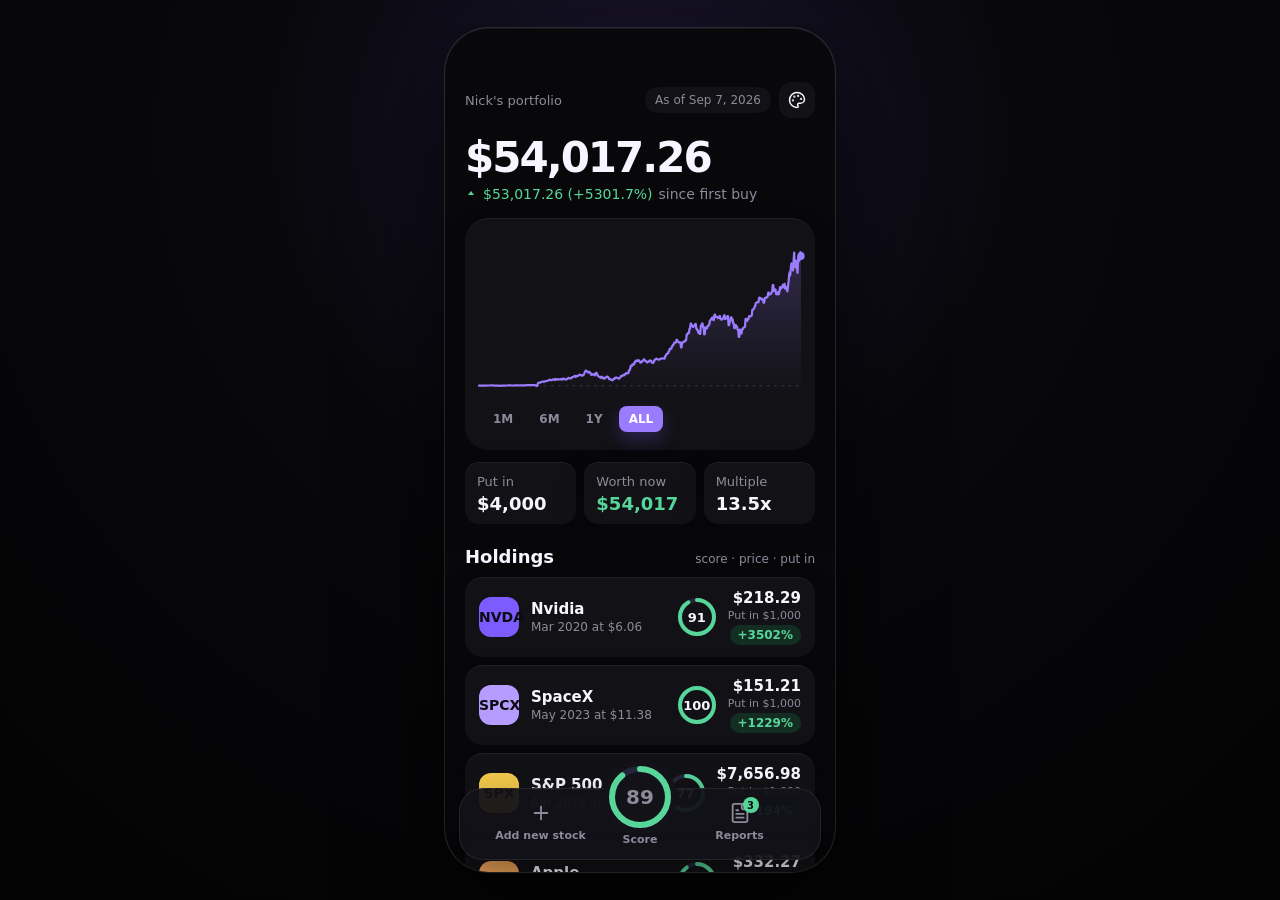
<file: index.html>
<!doctype html>
<html lang="en">
<head>
<meta charset="utf-8">
<meta name="viewport" content="width=device-width, initial-scale=1, viewport-fit=cover">
<title>Nick's Portfolio</title>
<meta name="theme-color" content="#0B0B10">
<link rel="stylesheet" href="styles.css?v=202609141204">
<link rel="stylesheet" href="ui-variants.css?v=202609141500">
</head>
<body>
<div class="stage">
  <div class="phone" id="phone">
    <main class="screen" id="screen"></main>
    <nav class="tabbar" id="tabbar"></nav>
  </div>
</div>
<script src="data.js?v=202609141204"></script>
<script src="app.js?v=202609141204"></script>
</body>
</html>
</file>
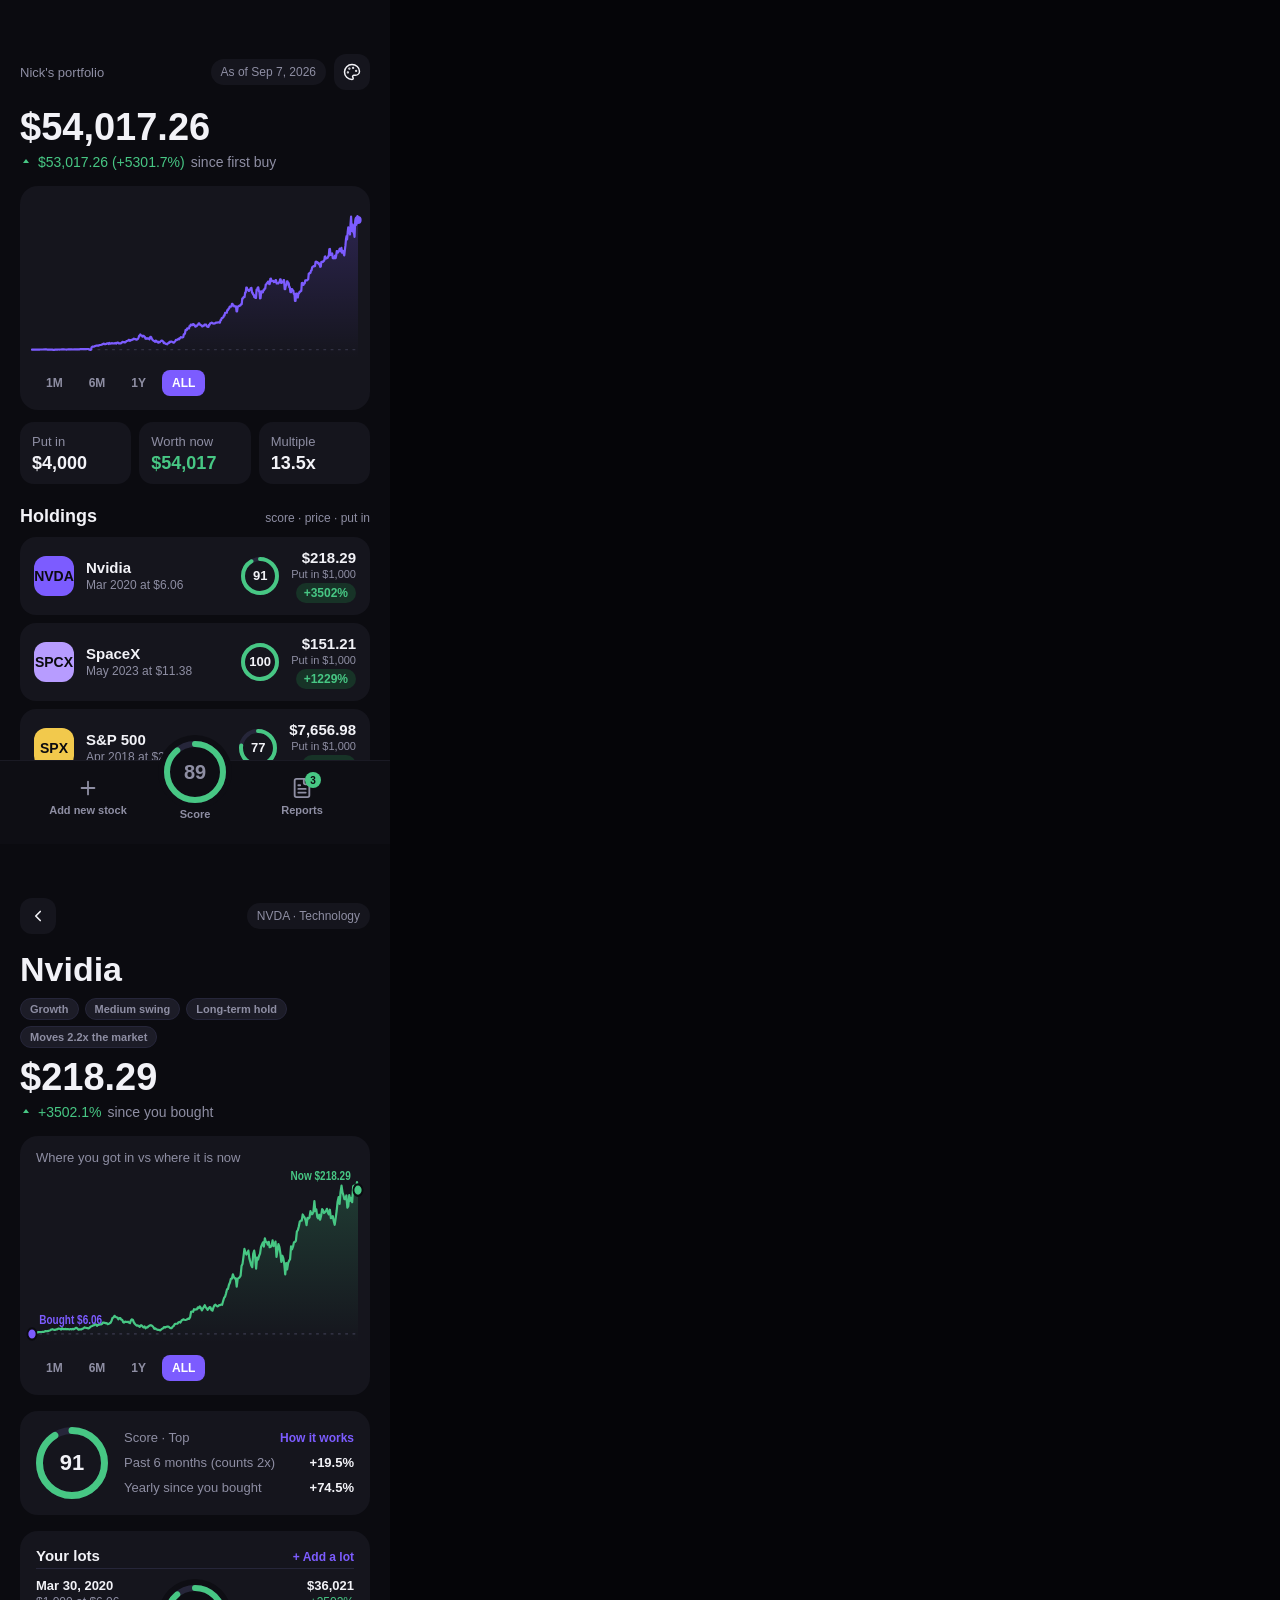
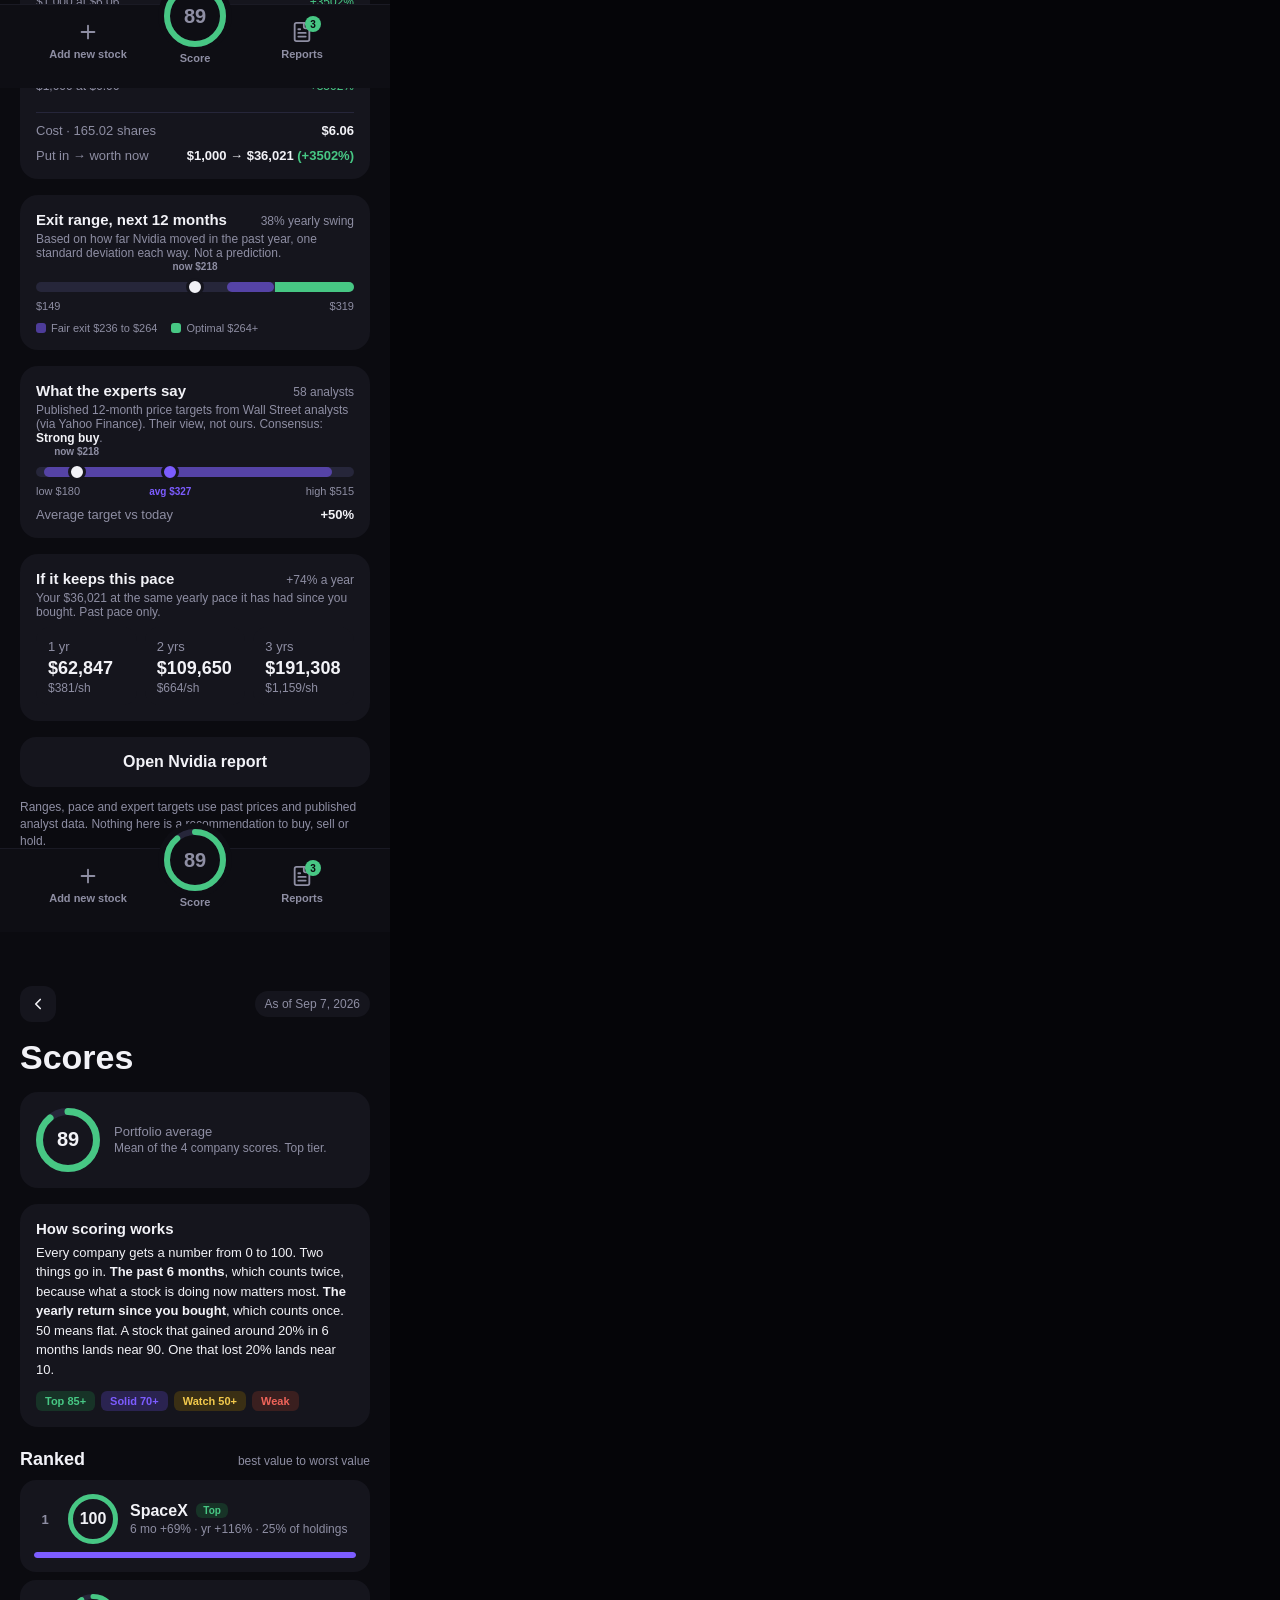
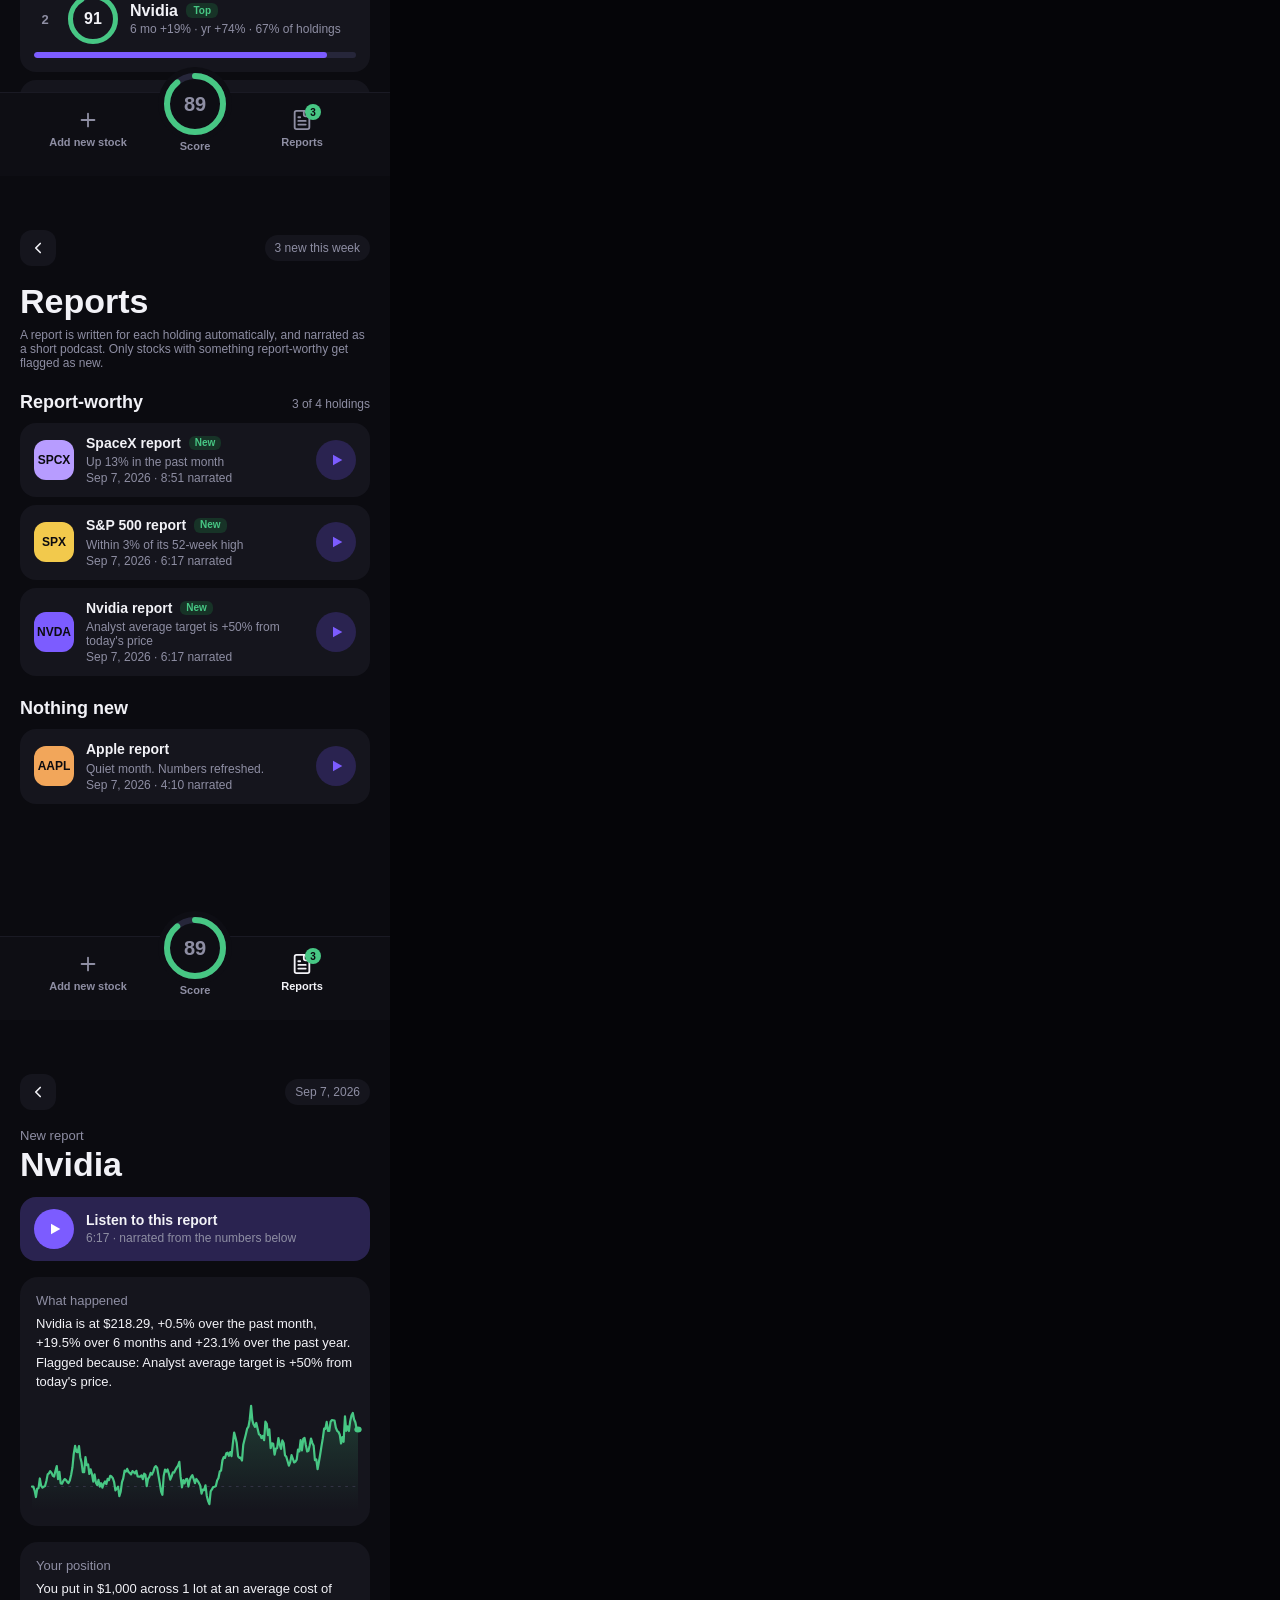
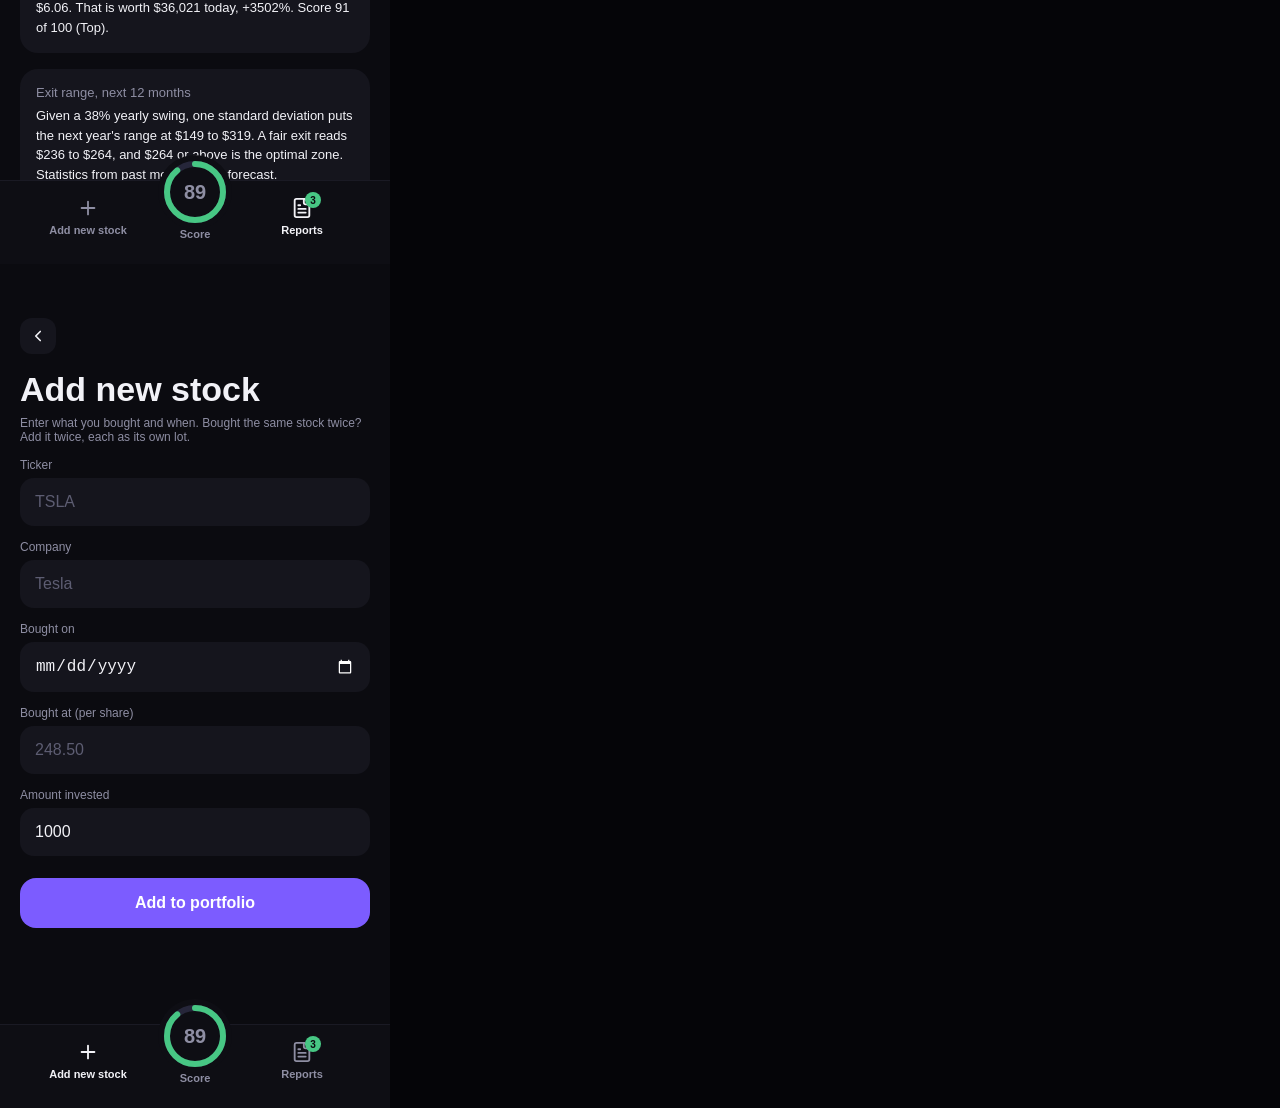
<file: canva-import.html>
<!doctype html><html data-theme="violet"><head><meta charset="utf-8"><title>Nick's Portfolio UI</title><style>:root { --bg: #0B0B10; --card: #15151D; --card-2: #1C1C27; --line: #26263A; --text: #F2F2F7; --muted: #8E8EA3; --accent: #7C5CFF; --accent-soft: #2A2350; --gain: #47C784; --gain-soft: #173327; --loss: #F0645A; --loss-soft: #3A1F1F; --radius: 18px; --nav-h: 84px; color-scheme: dark; }
:root[data-theme="mint"], [data-theme="mint"] { --accent: #3DBF8A; --accent-soft: #163A2C; }
:root[data-theme="sky"], [data-theme="sky"] { --accent: #4C9AFF; --accent-soft: #16294A; }
:root[data-theme="amber"], [data-theme="amber"] { --accent: #F2A65A; --accent-soft: #3F2A14; }
* { box-sizing: border-box; }
html, body { margin: 0px; background: rgb(5, 5, 8); color: var(--text); font-family: -apple-system, BlinkMacSystemFont, "SF Pro Text", "Helvetica Neue", Helvetica, Arial, sans-serif; -webkit-font-smoothing: antialiased; }
button { font: inherit; color: inherit; background: none; border: 0px; padding: 0px; cursor: pointer; }
a { color: inherit; text-decoration: none; }
.tnum { font-variant-numeric: tabular-nums; }
.stage { min-height: 100dvh; display: grid; place-items: center; padding: 24px; }
.phone { position: relative; width: 390px; height: 844px; background: var(--bg); border-radius: 44px; overflow: hidden; box-shadow: rgb(30, 30, 40) 0px 0px 0px 1px, rgba(0, 0, 0, 0.6) 0px 40px 80px; }
body.fit { background: var(--bg); }
body.fit .stage { padding: 0px; min-height: 0px; display: block; }
body.fit .phone { border-radius: 0px; box-shadow: none; }
@media (max-width: 420px) {
  .stage { padding: 0px; }
  .phone { width: 100%; height: 100dvh; border-radius: 0px; box-shadow: none; }
}
.screen { position: absolute; inset: 0px; overflow-y: auto; padding: 54px 20px calc(var(--nav-h) + 16px); scrollbar-width: none; }
.screen::-webkit-scrollbar { display: none; }
.eyebrow { font-size: 13px; color: var(--muted); letter-spacing: 0px; margin: 0px 0px 4px; }
.h1 { font-size: 34px; font-weight: 700; margin: 0px; line-height: 1.05; text-wrap: balance; }
.big { font-size: 38px; font-weight: 700; margin: 0px; line-height: 1.05; }
.delta { display: flex; align-items: center; gap: 6px; font-size: 14px; margin-top: 6px; }
.delta.up { color: var(--gain); }
.delta.down { color: var(--loss); }
.delta .sub { color: var(--muted); }
.topbar { display: flex; align-items: center; justify-content: space-between; margin-bottom: 18px; }
.iconbtn { width: 36px; height: 36px; border-radius: 12px; background: var(--card); display: grid; place-items: center; color: var(--text); }
.iconbtn svg { width: 18px; height: 18px; }
.chip-date { font-size: 12px; color: var(--muted); background: var(--card); padding: 6px 10px; border-radius: 999px; }
.card { background: var(--card); border-radius: var(--radius); padding: 16px; margin-top: 16px; }
.card.tight { padding: 14px 16px; }
.card-title { font-size: 13px; color: var(--muted); margin: 0px 0px 4px; }
.card-value { font-size: 22px; font-weight: 700; margin: 0px; }
.grid2 { display: grid; grid-template-columns: 1fr 1fr; gap: 12px; margin-top: 16px; }
.grid2 .card { margin-top: 0px; }
.chart { position: relative; height: 150px; margin: 8px -4px 0px; }
.chart svg { width: 100%; height: 100%; display: block; overflow: visible; }
.ranges { display: flex; gap: 6px; margin-top: 12px; }
.ranges button { font-size: 12px; font-weight: 600; padding: 6px 10px; border-radius: 8px; color: var(--muted); }
.ranges button.on { background: var(--accent); color: rgb(255, 255, 255); }
.legend { display: flex; flex-wrap: wrap; gap: 10px 14px; margin-top: 10px; font-size: 12px; color: var(--muted); }
.legend i { display: inline-block; width: 8px; height: 8px; border-radius: 50%; margin-right: 6px; vertical-align: 1px; }
.section { display: flex; align-items: baseline; justify-content: space-between; margin: 22px 0px 10px; }
.section h2 { font-size: 18px; font-weight: 700; margin: 0px; }
.section span { font-size: 12px; color: var(--muted); }
.row { display: flex; align-items: center; gap: 12px; width: 100%; text-align: left; padding: 12px 14px; background: var(--card); border-radius: 16px; margin-bottom: 8px; }
.row:active { background: var(--card-2); }
.tile { width: 40px; height: 40px; border-radius: 12px; display: grid; place-items: center; font-weight: 700; font-size: 14px; color: rgb(11, 11, 16); flex: 0 0 auto; }
.row .name { font-size: 15px; font-weight: 600; margin: 0px; white-space: nowrap; overflow: hidden; text-overflow: ellipsis; }
.row .meta { font-size: 12px; color: var(--muted); margin: 2px 0px 0px; white-space: nowrap; overflow: hidden; text-overflow: ellipsis; }
.row > div:nth-child(2) { min-width: 0px; flex: 1 1 0%; }
.row .right { margin-left: auto; text-align: right; }
.row .price { font-size: 15px; font-weight: 600; margin: 0px; }
.row .putin { font-size: 11px; color: var(--muted); margin: 2px 0px 0px; white-space: nowrap; }
.pill { display: inline-block; font-size: 12px; font-weight: 600; padding: 3px 8px; border-radius: 999px; margin-top: 3px; }
.pill.up { background: var(--gain-soft); color: var(--gain); }
.pill.down { background: var(--loss-soft); color: var(--loss); }
.rowscore { flex: 0 0 auto; margin-left: auto; }
.row .right { margin-left: 0px; }
.rowscore .ring .num { font-weight: 700; }
.stats { display: grid; grid-template-columns: 1fr 1fr 1fr; gap: 8px; margin-top: 12px; }
.stats > div { background: var(--card); border-radius: 14px; padding: 12px 12px 10px; }
.stats .card-value { font-size: 18px; }
.chips { display: flex; flex-wrap: wrap; gap: 6px; margin-top: 10px; }
.chips span { font-size: 11px; font-weight: 600; padding: 4px 9px; border-radius: 999px; background: var(--card-2); color: var(--muted); border: 1px solid var(--line); }
.tier { display: inline-block; font-size: 10px; font-weight: 700; padding: 2px 7px; border-radius: 6px; vertical-align: 2px; margin-left: 4px; }
.tier.top { background: var(--gain-soft); color: var(--gain); }
.tier.solid { background: var(--accent-soft); color: var(--accent); }
.tier.watch { background: rgb(58, 47, 20); color: rgb(242, 201, 76); }
.tier.weak { background: var(--loss-soft); color: var(--loss); }
.tiers { display: flex; gap: 6px; flex-wrap: wrap; margin-top: 12px; }
.tiers .tier { margin: 0px; font-size: 11px; padding: 4px 9px; }
.rank { width: 22px; font-size: 13px; font-weight: 700; color: var(--muted); text-align: center; flex: 0 0 auto; }
.linkbtn { font-size: 12px; font-weight: 600; color: var(--accent); }
.body { font-size: 13px; line-height: 1.5; color: var(--text); margin: 6px 0px 0px; }
.body b { font-weight: 700; }
.lot { display: flex; justify-content: space-between; align-items: center; padding: 9px 0px; border-top: 1px solid var(--line); font-size: 13px; }
.lot:first-of-type { border-top: 0px; }
.lot > div { display: flex; flex-direction: column; gap: 2px; }
.lot .right { text-align: right; }
.lot span { font-size: 12px; color: var(--muted); }
.lot span.up { color: var(--gain); }
.lot span.down { color: var(--loss); }
.up { color: var(--gain); }
.down { color: var(--loss); }
.exitbar { margin-top: 22px; }
.exitbar .track { position: relative; height: 10px; border-radius: 5px; background: var(--line); }
.exitbar .track i { position: absolute; top: 0px; height: 100%; }
.exitbar .fair { background: var(--accent); opacity: 0.55; border-radius: 5px; }
.exitbar .opt { background: var(--gain); border-radius: 0px 5px 5px 0px; }
.exitbar b { position: absolute; top: -4px; width: 18px; height: 18px; margin-left: -9px; border-radius: 50%; background: var(--text); border: 3px solid var(--card); }
.exitbar b.mean { background: var(--accent); }
.exitbar b span { position: absolute; top: -20px; left: 50%; transform: translateX(-50%); white-space: nowrap; font-size: 10px; font-weight: 600; color: var(--muted); }
.exitbar b.mean span { top: 20px; color: var(--accent); }
.exitbar .ends { display: flex; justify-content: space-between; font-size: 11px; color: var(--muted); margin-top: 8px; }
.legend-row { display: flex; gap: 14px; flex-wrap: wrap; font-size: 11px; color: var(--muted); margin-top: 10px; }
.sw { display: inline-block; width: 10px; height: 10px; border-radius: 3px; margin-right: 5px; vertical-align: -1px; }
.sw.fair { background: var(--accent); opacity: 0.55; }
.sw.opt { background: var(--gain); }
.ep .tile { width: 40px; height: 40px; font-size: 12px; }
.new { display: inline-block; font-size: 10px; font-weight: 700; padding: 1px 6px; border-radius: 6px; background: var(--gain-soft); color: var(--gain); vertical-align: 2px; margin-left: 4px; }
.player { display: flex; align-items: center; gap: 12px; width: 100%; text-align: left; padding: 12px 14px; background: var(--accent-soft); border-radius: 16px; margin-top: 14px; }
.player .play { width: 40px; height: 40px; border-radius: 50%; background: var(--accent); color: rgb(255, 255, 255); display: grid; place-items: center; flex: 0 0 auto; }
.player .play svg { width: 16px; height: 16px; margin-left: 2px; }
.player b { display: block; font-size: 14px; }
.player span:not(.play) { font-size: 12px; color: var(--muted); }
.badgewrap { position: relative; display: inline-block; width: 22px; height: 22px; }
.badgewrap svg { width: 22px; height: 22px; }
.badge { position: absolute; top: -5px; right: -8px; min-width: 16px; height: 16px; padding: 0px 4px; border-radius: 8px; background: var(--gain); color: rgb(11, 11, 16); font-size: 10px; font-weight: 700; font-style: normal; display: grid; place-items: center; }
.ring { position: relative; display: grid; place-items: center; }
.ring svg { transform: rotate(-90deg); }
.ring .num { position: absolute; font-weight: 700; letter-spacing: 0px; }
.ring .lbl { position: absolute; font-size: 12px; color: var(--muted); top: calc(50% + var(--lbl-off,14px)); }
.bar { height: 6px; background: var(--line); border-radius: 3px; overflow: hidden; margin-top: 8px; }
.bar i { display: block; height: 100%; background: var(--accent); border-radius: 3px; }
.kv { display: flex; justify-content: space-between; font-size: 13px; color: var(--muted); margin-top: 10px; }
.kv b { color: var(--text); font-weight: 600; }
.note { font-size: 12px; color: var(--muted); line-height: 1.45; margin: 12px 0px 0px; }
.note b { color: var(--text); }
.ep { display: flex; gap: 12px; align-items: center; width: 100%; text-align: left; padding: 12px 14px; background: var(--card); border-radius: 16px; margin-bottom: 8px; }
.ep .play { width: 40px; height: 40px; border-radius: 50%; background: var(--accent-soft); color: var(--accent); display: grid; place-items: center; flex: 0 0 auto; }
.ep .play svg { width: 16px; height: 16px; margin-left: 2px; }
.ep .t { font-size: 14px; font-weight: 600; margin: 0px; line-height: 1.25; }
.ep .m { font-size: 12px; color: var(--muted); margin: 3px 0px 0px; }
.tags { display: flex; gap: 6px; margin-top: 6px; }
.tags span { font-size: 10px; font-weight: 600; padding: 2px 6px; border-radius: 6px; background: var(--card-2); color: var(--muted); }
.field { margin-top: 14px; }
.field label { display: block; font-size: 12px; color: var(--muted); margin-bottom: 6px; }
.field input { width: 100%; background: var(--card); border: 1px solid transparent; border-radius: 14px; padding: 14px; color: var(--text); font-size: 16px; }
.field input:focus { outline: none; border-color: var(--accent); }
.field input::placeholder { color: rgb(93, 93, 114); }
.hint { font-size: 12px; color: var(--muted); margin-top: 8px; }
.btn { display: block; width: 100%; padding: 16px; border-radius: 16px; background: var(--accent); color: rgb(255, 255, 255); font-weight: 700; font-size: 16px; text-align: center; margin-top: 22px; }
.btn.ghost { background: var(--card); color: var(--text); margin-top: 16px; }
.tabbar { position: absolute; left: 0px; right: 0px; bottom: 0px; height: var(--nav-h); background: rgb(14, 14, 20); border-top: 1px solid rgb(26, 26, 36); display: grid; grid-template-columns: 1fr auto 1fr; align-items: start; padding: 10px 12px 0px; }
.tab { display: flex; flex-direction: column; align-items: center; gap: 5px; font-size: 11px; font-weight: 600; color: var(--muted); padding: 6px 4px; }
.tab > svg { width: 22px; height: 22px; }
.tab.on { color: var(--text); }
.tab.score { margin-top: -30px; padding: 0px; }
.tab.score .ring { width: 62px; height: 62px; border-radius: 50%; background: rgb(14, 14, 20); box-shadow: rgb(14, 14, 20) 0px 0px 0px 6px; }
.tab.score .num { font-size: 20px; }
.toast { position: absolute; left: 20px; right: 20px; bottom: calc(var(--nav-h) + 12px); background: var(--card-2); color: var(--text); padding: 12px 14px; border-radius: 14px; font-size: 14px; text-align: center; opacity: 0; transform: translateY(8px); transition: opacity 0.18s ease-out, transform 0.18s ease-out; pointer-events: none; }
.toast.show { opacity: 1; transform: none; }
@media (prefers-reduced-motion: reduce) {
  * { transition: none !important; }
}
.stage,.phone{all:unset}</style></head><body style="margin:0;background:#050508"><div data-document-role="page" data-label="Home" style="position:relative;width:390px;height:844px;overflow:hidden;background:#0B0B10;color:#F2F2F7;font-family:-apple-system,'SF Pro Text','Helvetica Neue',Helvetica,Arial,sans-serif" data-theme="violet">
      <main class="screen" style="position:absolute;inset:0;overflow:hidden"><div style="">
  <div class="topbar"><p class="eyebrow" style="margin:0">Nick's portfolio</p>
    <div style="display:flex;gap:8px;align-items:center"><span class="chip-date">As of Sep 7, 2026</span><button class="iconbtn" data-theme-next aria-label="Try another color scheme"><svg viewBox="0 0 24 24" fill="none" stroke="currentColor" stroke-width="2" stroke-linecap="round" stroke-linejoin="round"><circle cx="13.5" cy="6.5" r=".5" fill="currentColor"/><circle cx="17.5" cy="10.5" r=".5" fill="currentColor"/><circle cx="8.5" cy="7.5" r=".5" fill="currentColor"/><circle cx="6.5" cy="12.5" r=".5" fill="currentColor"/><path d="M12 2C6.5 2 2 6.5 2 12s4.5 10 10 10c.926 0 1.648-.746 1.648-1.688 0-.437-.18-.835-.437-1.125-.29-.289-.438-.652-.438-1.125a1.64 1.64 0 0 1 1.668-1.668h1.996c3.051 0 5.555-2.503 5.555-5.554C21.965 6.012 17.461 2 12 2z"/></svg></button></div></div>
  <p class="big tnum">$54,017.26</p>
  <div class="delta up"><svg viewBox="0 0 24 24" width="12" height="12" fill="currentColor"><path d="M12 6l6 8H6z"/></svg><span class="tnum">$53,017.26 (+5301.7%)</span><span class="sub">since first buy</span></div>
  <div class="card tight">
    <div class="chart"><svg viewBox="0 0 358 150" preserveAspectRatio="none" aria-hidden="true">
    <defs><linearGradient id="g4cj08" x1="0" x2="0" y1="0" y2="1"><stop offset="0" stop-color="var(--accent)" stop-opacity=".22"/><stop offset="1" stop-color="var(--accent)" stop-opacity="0"/></linearGradient></defs>
    <path d="M0.0 141.7 L0.6 141.7 L1.3 141.7 L1.9 141.7 L2.5 141.7 L3.1 141.6 L3.8 141.6 L4.4 141.6 L5.0 141.6 L5.7 141.6 L6.3 141.6 L6.9 141.6 L7.6 141.6 L8.2 141.6 L8.8 141.5 L9.4 141.5 L10.1 141.5 L10.7 141.5 L11.3 141.5 L12.0 141.5 L12.6 141.5 L13.2 141.4 L13.8 141.5 L14.5 141.4 L15.1 141.4 L15.7 141.4 L16.4 141.5 L17.0 141.6 L17.6 141.6 L18.2 141.7 L18.9 141.6 L19.5 141.6 L20.1 141.6 L20.8 141.7 L21.4 141.6 L22.0 141.7 L22.7 141.7 L23.3 141.9 L23.9 141.8 L24.5 141.8 L25.2 141.7 L25.8 141.7 L26.4 141.7 L27.1 141.6 L27.7 141.6 L28.3 141.6 L28.9 141.5 L29.6 141.5 L30.2 141.6 L30.8 141.5 L31.5 141.5 L32.1 141.5 L32.7 141.4 L33.3 141.4 L34.0 141.4 L34.6 141.4 L35.2 141.4 L35.9 141.5 L36.5 141.5 L37.1 141.5 L37.8 141.6 L38.4 141.5 L39.0 141.5 L39.6 141.4 L40.3 141.4 L40.9 141.4 L41.5 141.3 L42.2 141.4 L42.8 141.3 L43.4 141.4 L44.0 141.4 L44.7 141.5 L45.3 141.5 L45.9 141.4 L46.6 141.4 L47.2 141.3 L47.8 141.4 L48.4 141.4 L49.1 141.4 L49.7 141.4 L50.3 141.4 L51.0 141.3 L51.6 141.3 L52.2 141.3 L52.9 141.2 L53.5 141.2 L54.1 141.2 L54.7 141.2 L55.4 141.2 L56.0 141.1 L56.6 141.1 L57.3 141.1 L57.9 141.1 L58.5 141.0 L59.1 141.1 L59.8 141.1 L60.4 141.0 L61.0 141.0 L61.7 141.0 L62.3 141.4 L62.9 141.4 L63.5 141.6 L64.2 142.0 L64.8 141.8 L65.4 139.4 L66.1 138.9 L66.7 138.5 L67.3 138.6 L68.0 138.7 L68.6 138.3 L69.2 138.1 L69.8 137.8 L70.5 137.7 L71.1 137.6 L71.7 137.7 L72.4 137.5 L73.0 137.7 L73.6 137.4 L74.2 137.0 L74.9 137.0 L75.5 137.0 L76.1 136.8 L76.8 136.5 L77.4 136.4 L78.0 135.9 L78.6 135.6 L79.3 135.9 L79.9 136.1 L80.5 136.2 L81.2 135.9 L81.8 135.8 L82.4 135.4 L83.1 135.3 L83.7 135.4 L84.3 136.1 L84.9 135.0 L85.6 135.5 L86.2 135.6 L86.8 135.4 L87.5 135.2 L88.1 135.5 L88.7 135.3 L89.3 135.5 L90.0 135.4 L90.6 135.2 L91.2 135.5 L91.9 135.0 L92.5 135.5 L93.1 135.1 L93.7 134.5 L94.4 134.5 L95.0 135.1 L95.6 135.5 L96.3 135.3 L96.9 135.3 L97.5 135.3 L98.2 134.8 L98.8 134.5 L99.4 133.8 L100.0 134.1 L100.7 134.2 L101.3 134.2 L101.9 134.5 L102.6 134.2 L103.2 133.7 L103.8 133.1 L104.4 133.0 L105.1 132.8 L105.7 132.5 L106.3 131.8 L107.0 132.0 L107.6 132.8 L108.2 132.2 L108.8 132.2 L109.5 131.8 L110.1 131.8 L110.7 131.6 L111.4 130.8 L112.0 130.7 L112.6 130.9 L113.3 131.2 L113.9 131.1 L114.5 131.7 L115.1 131.7 L115.8 131.2 L116.4 130.8 L117.0 129.6 L117.7 127.8 L118.3 127.5 L118.9 126.5 L119.5 127.2 L120.2 127.6 L120.8 127.6 L121.4 128.6 L122.1 127.8 L122.7 127.9 L123.3 128.8 L123.9 128.9 L124.6 130.6 L125.2 130.8 L125.8 130.2 L126.5 130.4 L127.1 130.6 L127.7 130.3 L128.4 130.9 L129.0 131.3 L129.6 129.3 L130.2 128.8 L130.9 129.2 L131.5 130.7 L132.1 131.5 L132.8 132.3 L133.4 132.8 L134.0 132.8 L134.6 133.3 L135.3 133.8 L135.9 132.7 L136.5 132.8 L137.2 133.7 L137.8 134.3 L138.4 133.6 L139.0 134.7 L139.7 134.1 L140.3 134.2 L140.9 133.5 L141.6 133.0 L142.2 132.6 L142.8 132.6 L143.5 133.0 L144.1 133.8 L144.7 135.0 L145.3 134.6 L146.0 135.2 L146.6 135.7 L147.2 135.9 L147.9 135.9 L148.5 136.3 L149.1 135.6 L149.7 134.9 L150.4 134.9 L151.0 133.8 L151.6 134.2 L152.3 133.8 L152.9 133.5 L153.5 133.6 L154.1 133.9 L154.8 134.4 L155.4 134.7 L156.0 134.5 L156.7 133.6 L157.3 133.3 L157.9 132.1 L158.6 131.8 L159.2 131.8 L159.8 131.7 L160.4 131.1 L161.1 130.7 L161.7 131.3 L162.3 130.1 L163.0 129.7 L163.6 129.1 L164.2 129.4 L164.8 129.5 L165.5 129.4 L166.1 129.1 L166.7 126.3 L167.4 126.4 L168.0 125.2 L168.6 122.1 L169.2 121.9 L169.9 122.1 L170.5 120.4 L171.1 120.6 L171.8 120.5 L172.4 120.5 L173.0 118.0 L173.7 118.0 L174.3 116.7 L174.9 116.7 L175.5 117.1 L176.2 117.1 L176.8 116.0 L177.4 116.0 L178.1 117.1 L178.7 117.1 L179.3 118.7 L179.9 118.7 L180.6 117.8 L181.2 117.8 L181.8 116.6 L182.5 116.6 L183.1 115.3 L183.7 115.3 L184.3 116.7 L185.0 116.7 L185.6 117.4 L186.2 117.4 L186.9 118.4 L187.5 118.4 L188.1 117.7 L188.8 117.7 L189.4 116.7 L190.0 116.6 L190.6 116.7 L191.3 116.7 L191.9 118.5 L192.5 118.5 L193.2 119.0 L193.8 119.0 L194.4 116.9 L195.0 116.8 L195.7 115.3 L196.3 115.3 L196.9 114.8 L197.6 114.7 L198.2 115.3 L198.8 115.3 L199.4 115.6 L200.1 115.6 L200.7 115.3 L201.3 115.2 L202.0 114.5 L202.6 114.5 L203.2 114.6 L203.9 114.5 L204.5 114.3 L205.1 114.3 L205.7 114.6 L206.4 114.6 L207.0 112.2 L207.6 112.2 L208.3 110.1 L208.9 110.1 L209.5 109.5 L210.1 109.4 L210.8 107.4 L211.4 107.4 L212.0 104.9 L212.7 104.8 L213.3 104.7 L213.9 104.7 L214.5 102.1 L215.2 102.1 L215.8 100.7 L216.4 100.7 L217.1 98.7 L217.7 98.7 L218.3 98.6 L219.0 98.5 L219.6 95.8 L220.2 95.8 L220.8 97.4 L221.5 97.4 L222.1 98.4 L222.7 98.4 L223.4 98.3 L224.0 98.3 L224.6 103.4 L225.2 103.4 L225.9 98.5 L226.5 98.5 L227.1 97.9 L227.8 97.9 L228.4 97.4 L229.0 97.3 L229.6 96.1 L230.3 96.1 L230.9 90.5 L231.5 90.4 L232.2 89.2 L232.8 89.2 L233.4 89.2 L234.1 84.5 L234.7 84.4 L235.3 79.7 L235.9 79.6 L236.6 81.8 L237.2 81.7 L237.8 82.9 L238.5 82.8 L239.1 81.6 L239.7 81.5 L240.3 80.0 L241.0 79.9 L241.6 84.7 L242.2 84.6 L242.9 86.7 L243.5 86.6 L244.1 89.0 L244.7 88.9 L245.4 90.0 L246.0 89.9 L246.6 81.6 L247.3 81.5 L247.9 79.5 L248.5 79.4 L249.2 83.4 L249.8 83.3 L250.4 90.3 L251.0 90.2 L251.7 83.4 L252.3 83.3 L252.9 84.4 L253.6 84.3 L254.2 82.1 L254.8 82.0 L255.4 80.6 L256.1 80.5 L256.7 76.5 L257.3 76.4 L258.0 75.0 L258.6 74.9 L259.2 73.5 L259.8 73.5 L260.5 76.1 L261.1 76.0 L261.7 70.8 L262.4 70.7 L263.0 73.1 L263.6 73.0 L264.3 72.9 L264.9 72.8 L265.5 74.1 L266.1 74.0 L266.8 74.0 L267.4 72.2 L268.0 72.2 L268.7 75.5 L269.3 75.4 L269.9 75.3 L270.5 75.3 L271.2 74.3 L271.8 74.2 L272.4 71.4 L273.1 71.4 L273.7 75.0 L274.3 75.0 L274.9 74.2 L275.6 74.2 L276.2 72.2 L276.8 72.2 L277.5 81.1 L278.1 81.1 L278.7 77.3 L279.4 77.3 L280.0 73.3 L280.6 73.3 L281.2 75.2 L281.9 75.2 L282.5 79.1 L283.1 79.1 L283.8 84.2 L284.4 84.2 L285.0 81.0 L285.6 81.0 L286.3 82.5 L286.9 82.5 L287.5 85.8 L288.2 85.8 L288.8 92.8 L289.4 92.8 L290.0 85.7 L290.7 85.7 L291.3 89.5 L291.9 89.5 L292.6 85.3 L293.2 85.3 L293.8 83.8 L294.5 83.7 L295.1 83.0 L295.7 83.0 L296.3 75.0 L297.0 74.9 L297.6 76.9 L298.2 76.9 L298.9 75.2 L299.5 75.2 L300.1 72.4 L300.7 72.4 L301.4 72.4 L302.0 72.3 L302.6 71.5 L303.3 71.5 L303.9 65.7 L304.5 65.7 L305.1 64.8 L305.8 64.8 L306.4 62.6 L307.0 62.3 L307.7 59.2 L308.3 58.9 L308.9 58.4 L309.6 58.1 L310.2 58.3 L310.8 58.0 L311.4 53.9 L312.1 53.6 L312.7 54.4 L313.3 54.1 L314.0 55.1 L314.6 54.8 L315.2 56.3 L315.8 56.0 L316.5 58.8 L317.1 58.5 L317.7 54.1 L318.4 53.8 L319.0 54.0 L319.6 53.7 L320.2 53.0 L320.9 52.7 L321.5 48.8 L322.1 48.5 L322.8 50.6 L323.4 50.3 L324.0 50.1 L324.7 49.8 L325.3 48.3 L325.9 48.0 L326.5 41.3 L327.2 41.0 L327.8 47.0 L328.4 46.7 L329.1 45.8 L329.7 45.5 L330.3 50.2 L330.9 49.9 L331.6 50.3 L332.2 50.0 L332.8 47.5 L333.5 50.1 L334.1 47.3 L334.7 43.0 L335.3 43.3 L336.0 44.5 L336.6 43.6 L337.2 42.7 L337.9 40.7 L338.5 42.3 L339.1 43.3 L339.8 39.9 L340.4 44.6 L341.0 44.1 L341.6 42.9 L342.3 45.6 L342.9 47.4 L343.5 42.7 L344.2 37.4 L344.8 31.3 L345.4 28.2 L346.0 31.5 L346.7 24.0 L347.3 19.4 L347.9 22.8 L348.6 23.9 L349.2 26.5 L349.8 16.0 L350.4 8.5 L351.1 22.9 L351.7 19.7 L352.3 16.6 L353.0 24.3 L353.6 24.7 L354.2 28.8 L354.9 13.8 L355.5 11.9 L356.1 16.8 L356.7 14.6 L357.4 8.0 L358.0 12.0 L358 150 L0 150 Z" fill="url(#g4cj08)"/>
    <line x1="0" x2="358" y1="141.7" y2="141.7" stroke="#3A3A4E" stroke-dasharray="3 5" stroke-width="1"/>
    
    <path d="M0.0 141.7 L0.6 141.7 L1.3 141.7 L1.9 141.7 L2.5 141.7 L3.1 141.6 L3.8 141.6 L4.4 141.6 L5.0 141.6 L5.7 141.6 L6.3 141.6 L6.9 141.6 L7.6 141.6 L8.2 141.6 L8.8 141.5 L9.4 141.5 L10.1 141.5 L10.7 141.5 L11.3 141.5 L12.0 141.5 L12.6 141.5 L13.2 141.4 L13.8 141.5 L14.5 141.4 L15.1 141.4 L15.7 141.4 L16.4 141.5 L17.0 141.6 L17.6 141.6 L18.2 141.7 L18.9 141.6 L19.5 141.6 L20.1 141.6 L20.8 141.7 L21.4 141.6 L22.0 141.7 L22.7 141.7 L23.3 141.9 L23.9 141.8 L24.5 141.8 L25.2 141.7 L25.8 141.7 L26.4 141.7 L27.1 141.6 L27.7 141.6 L28.3 141.6 L28.9 141.5 L29.6 141.5 L30.2 141.6 L30.8 141.5 L31.5 141.5 L32.1 141.5 L32.7 141.4 L33.3 141.4 L34.0 141.4 L34.6 141.4 L35.2 141.4 L35.9 141.5 L36.5 141.5 L37.1 141.5 L37.8 141.6 L38.4 141.5 L39.0 141.5 L39.6 141.4 L40.3 141.4 L40.9 141.4 L41.5 141.3 L42.2 141.4 L42.8 141.3 L43.4 141.4 L44.0 141.4 L44.7 141.5 L45.3 141.5 L45.9 141.4 L46.6 141.4 L47.2 141.3 L47.8 141.4 L48.4 141.4 L49.1 141.4 L49.7 141.4 L50.3 141.4 L51.0 141.3 L51.6 141.3 L52.2 141.3 L52.9 141.2 L53.5 141.2 L54.1 141.2 L54.7 141.2 L55.4 141.2 L56.0 141.1 L56.6 141.1 L57.3 141.1 L57.9 141.1 L58.5 141.0 L59.1 141.1 L59.8 141.1 L60.4 141.0 L61.0 141.0 L61.7 141.0 L62.3 141.4 L62.9 141.4 L63.5 141.6 L64.2 142.0 L64.8 141.8 L65.4 139.4 L66.1 138.9 L66.7 138.5 L67.3 138.6 L68.0 138.7 L68.6 138.3 L69.2 138.1 L69.8 137.8 L70.5 137.7 L71.1 137.6 L71.7 137.7 L72.4 137.5 L73.0 137.7 L73.6 137.4 L74.2 137.0 L74.9 137.0 L75.5 137.0 L76.1 136.8 L76.8 136.5 L77.4 136.4 L78.0 135.9 L78.6 135.6 L79.3 135.9 L79.9 136.1 L80.5 136.2 L81.2 135.9 L81.8 135.8 L82.4 135.4 L83.1 135.3 L83.7 135.4 L84.3 136.1 L84.9 135.0 L85.6 135.5 L86.2 135.6 L86.8 135.4 L87.5 135.2 L88.1 135.5 L88.7 135.3 L89.3 135.5 L90.0 135.4 L90.6 135.2 L91.2 135.5 L91.9 135.0 L92.5 135.5 L93.1 135.1 L93.7 134.5 L94.4 134.5 L95.0 135.1 L95.6 135.5 L96.3 135.3 L96.9 135.3 L97.5 135.3 L98.2 134.8 L98.8 134.5 L99.4 133.8 L100.0 134.1 L100.7 134.2 L101.3 134.2 L101.9 134.5 L102.6 134.2 L103.2 133.7 L103.8 133.1 L104.4 133.0 L105.1 132.8 L105.7 132.5 L106.3 131.8 L107.0 132.0 L107.6 132.8 L108.2 132.2 L108.8 132.2 L109.5 131.8 L110.1 131.8 L110.7 131.6 L111.4 130.8 L112.0 130.7 L112.6 130.9 L113.3 131.2 L113.9 131.1 L114.5 131.7 L115.1 131.7 L115.8 131.2 L116.4 130.8 L117.0 129.6 L117.7 127.8 L118.3 127.5 L118.9 126.5 L119.5 127.2 L120.2 127.6 L120.8 127.6 L121.4 128.6 L122.1 127.8 L122.7 127.9 L123.3 128.8 L123.9 128.9 L124.6 130.6 L125.2 130.8 L125.8 130.2 L126.5 130.4 L127.1 130.6 L127.7 130.3 L128.4 130.9 L129.0 131.3 L129.6 129.3 L130.2 128.8 L130.9 129.2 L131.5 130.7 L132.1 131.5 L132.8 132.3 L133.4 132.8 L134.0 132.8 L134.6 133.3 L135.3 133.8 L135.9 132.7 L136.5 132.8 L137.2 133.7 L137.8 134.3 L138.4 133.6 L139.0 134.7 L139.7 134.1 L140.3 134.2 L140.9 133.5 L141.6 133.0 L142.2 132.6 L142.8 132.6 L143.5 133.0 L144.1 133.8 L144.7 135.0 L145.3 134.6 L146.0 135.2 L146.6 135.7 L147.2 135.9 L147.9 135.9 L148.5 136.3 L149.1 135.6 L149.7 134.9 L150.4 134.9 L151.0 133.8 L151.6 134.2 L152.3 133.8 L152.9 133.5 L153.5 133.6 L154.1 133.9 L154.8 134.4 L155.4 134.7 L156.0 134.5 L156.7 133.6 L157.3 133.3 L157.9 132.1 L158.6 131.8 L159.2 131.8 L159.8 131.7 L160.4 131.1 L161.1 130.7 L161.7 131.3 L162.3 130.1 L163.0 129.7 L163.6 129.1 L164.2 129.4 L164.8 129.5 L165.5 129.4 L166.1 129.1 L166.7 126.3 L167.4 126.4 L168.0 125.2 L168.6 122.1 L169.2 121.9 L169.9 122.1 L170.5 120.4 L171.1 120.6 L171.8 120.5 L172.4 120.5 L173.0 118.0 L173.7 118.0 L174.3 116.7 L174.9 116.7 L175.5 117.1 L176.2 117.1 L176.8 116.0 L177.4 116.0 L178.1 117.1 L178.7 117.1 L179.3 118.7 L179.9 118.7 L180.6 117.8 L181.2 117.8 L181.8 116.6 L182.5 116.6 L183.1 115.3 L183.7 115.3 L184.3 116.7 L185.0 116.7 L185.6 117.4 L186.2 117.4 L186.9 118.4 L187.5 118.4 L188.1 117.7 L188.8 117.7 L189.4 116.7 L190.0 116.6 L190.6 116.7 L191.3 116.7 L191.9 118.5 L192.5 118.5 L193.2 119.0 L193.8 119.0 L194.4 116.9 L195.0 116.8 L195.7 115.3 L196.3 115.3 L196.9 114.8 L197.6 114.7 L198.2 115.3 L198.8 115.3 L199.4 115.6 L200.1 115.6 L200.7 115.3 L201.3 115.2 L202.0 114.5 L202.6 114.5 L203.2 114.6 L203.9 114.5 L204.5 114.3 L205.1 114.3 L205.7 114.6 L206.4 114.6 L207.0 112.2 L207.6 112.2 L208.3 110.1 L208.9 110.1 L209.5 109.5 L210.1 109.4 L210.8 107.4 L211.4 107.4 L212.0 104.9 L212.7 104.8 L213.3 104.7 L213.9 104.7 L214.5 102.1 L215.2 102.1 L215.8 100.7 L216.4 100.7 L217.1 98.7 L217.7 98.7 L218.3 98.6 L219.0 98.5 L219.6 95.8 L220.2 95.8 L220.8 97.4 L221.5 97.4 L222.1 98.4 L222.7 98.4 L223.4 98.3 L224.0 98.3 L224.6 103.4 L225.2 103.4 L225.9 98.5 L226.5 98.5 L227.1 97.9 L227.8 97.9 L228.4 97.4 L229.0 97.3 L229.6 96.1 L230.3 96.1 L230.9 90.5 L231.5 90.4 L232.2 89.2 L232.8 89.2 L233.4 89.2 L234.1 84.5 L234.7 84.4 L235.3 79.7 L235.9 79.6 L236.6 81.8 L237.2 81.7 L237.8 82.9 L238.5 82.8 L239.1 81.6 L239.7 81.5 L240.3 80.0 L241.0 79.9 L241.6 84.7 L242.2 84.6 L242.9 86.7 L243.5 86.6 L244.1 89.0 L244.7 88.9 L245.4 90.0 L246.0 89.9 L246.6 81.6 L247.3 81.5 L247.9 79.5 L248.5 79.4 L249.2 83.4 L249.8 83.3 L250.4 90.3 L251.0 90.2 L251.7 83.4 L252.3 83.3 L252.9 84.4 L253.6 84.3 L254.2 82.1 L254.8 82.0 L255.4 80.6 L256.1 80.5 L256.7 76.5 L257.3 76.4 L258.0 75.0 L258.6 74.9 L259.2 73.5 L259.8 73.5 L260.5 76.1 L261.1 76.0 L261.7 70.8 L262.4 70.7 L263.0 73.1 L263.6 73.0 L264.3 72.9 L264.9 72.8 L265.5 74.1 L266.1 74.0 L266.8 74.0 L267.4 72.2 L268.0 72.2 L268.7 75.5 L269.3 75.4 L269.9 75.3 L270.5 75.3 L271.2 74.3 L271.8 74.2 L272.4 71.4 L273.1 71.4 L273.7 75.0 L274.3 75.0 L274.9 74.2 L275.6 74.2 L276.2 72.2 L276.8 72.2 L277.5 81.1 L278.1 81.1 L278.7 77.3 L279.4 77.3 L280.0 73.3 L280.6 73.3 L281.2 75.2 L281.9 75.2 L282.5 79.1 L283.1 79.1 L283.8 84.2 L284.4 84.2 L285.0 81.0 L285.6 81.0 L286.3 82.5 L286.9 82.5 L287.5 85.8 L288.2 85.8 L288.8 92.8 L289.4 92.8 L290.0 85.7 L290.7 85.7 L291.3 89.5 L291.9 89.5 L292.6 85.3 L293.2 85.3 L293.8 83.8 L294.5 83.7 L295.1 83.0 L295.7 83.0 L296.3 75.0 L297.0 74.9 L297.6 76.9 L298.2 76.9 L298.9 75.2 L299.5 75.2 L300.1 72.4 L300.7 72.4 L301.4 72.4 L302.0 72.3 L302.6 71.5 L303.3 71.5 L303.9 65.7 L304.5 65.7 L305.1 64.8 L305.8 64.8 L306.4 62.6 L307.0 62.3 L307.7 59.2 L308.3 58.9 L308.9 58.4 L309.6 58.1 L310.2 58.3 L310.8 58.0 L311.4 53.9 L312.1 53.6 L312.7 54.4 L313.3 54.1 L314.0 55.1 L314.6 54.8 L315.2 56.3 L315.8 56.0 L316.5 58.8 L317.1 58.5 L317.7 54.1 L318.4 53.8 L319.0 54.0 L319.6 53.7 L320.2 53.0 L320.9 52.7 L321.5 48.8 L322.1 48.5 L322.8 50.6 L323.4 50.3 L324.0 50.1 L324.7 49.8 L325.3 48.3 L325.9 48.0 L326.5 41.3 L327.2 41.0 L327.8 47.0 L328.4 46.7 L329.1 45.8 L329.7 45.5 L330.3 50.2 L330.9 49.9 L331.6 50.3 L332.2 50.0 L332.8 47.5 L333.5 50.1 L334.1 47.3 L334.7 43.0 L335.3 43.3 L336.0 44.5 L336.6 43.6 L337.2 42.7 L337.9 40.7 L338.5 42.3 L339.1 43.3 L339.8 39.9 L340.4 44.6 L341.0 44.1 L341.6 42.9 L342.3 45.6 L342.9 47.4 L343.5 42.7 L344.2 37.4 L344.8 31.3 L345.4 28.2 L346.0 31.5 L346.7 24.0 L347.3 19.4 L347.9 22.8 L348.6 23.9 L349.2 26.5 L349.8 16.0 L350.4 8.5 L351.1 22.9 L351.7 19.7 L352.3 16.6 L353.0 24.3 L353.6 24.7 L354.2 28.8 L354.9 13.8 L355.5 11.9 L356.1 16.8 L356.7 14.6 L357.4 8.0 L358.0 12.0" fill="none" stroke="var(--accent)" stroke-width="2.2" stroke-linejoin="round" stroke-linecap="round" vector-effect="non-scaling-stroke"/>
    <circle cx="358" cy="12.0" r="4" fill="var(--accent)"/>
    
  </svg></div>
    <div class="ranges"><button data-range="1M" class="">1M</button><button data-range="6M" class="">6M</button><button data-range="1Y" class="">1Y</button><button data-range="ALL" class="on">ALL</button></div>
  </div>
  <div class="stats">
    <div><p class="card-title">Put in</p><p class="card-value tnum">$4,000</p></div>
    <div><p class="card-title">Worth now</p><p class="card-value tnum" style="color:var(--gain)">$54,017</p></div>
    <div><p class="card-title">Multiple</p><p class="card-value tnum">13.5x</p></div>
  </div>
  <div class="section"><h2>Holdings</h2><span>score · price · put in</span></div>
  <button class="row" data-go="stock" data-sym="NVDA">
    <div class="tile" style="background:#7C5CFF">NVDA</div>
    <div><p class="name">Nvidia</p><p class="meta">Mar 2020 at $6.06</p></div>
    <div class="rowscore" title="Score"><div class="ring" style="width:38px;height:38px">
    <svg width="38" height="38" viewBox="0 0 38 38" aria-hidden="true">
      <circle cx="19" cy="19" r="17" fill="none" stroke="#26263A" stroke-width="4"/>
      <circle cx="19" cy="19" r="17" fill="none" stroke="var(--gain)" stroke-width="4" stroke-linecap="round" stroke-dasharray="106.8" stroke-dashoffset="9.6"/>
    </svg>
    <span class="num" style="font-size:13px">91</span>
  </div></div>
    <div class="right"><p class="price tnum">$218.29</p><p class="putin tnum">Put in $1,000</p><span class="pill up tnum">+3502%</span></div>
  </button><button class="row" data-go="stock" data-sym="SPCX">
    <div class="tile" style="background:#B79CFF">SPCX</div>
    <div><p class="name">SpaceX</p><p class="meta">May 2023 at $11.38</p></div>
    <div class="rowscore" title="Score"><div class="ring" style="width:38px;height:38px">
    <svg width="38" height="38" viewBox="0 0 38 38" aria-hidden="true">
      <circle cx="19" cy="19" r="17" fill="none" stroke="#26263A" stroke-width="4"/>
      <circle cx="19" cy="19" r="17" fill="none" stroke="var(--gain)" stroke-width="4" stroke-linecap="round" stroke-dasharray="106.8" stroke-dashoffset="0.0"/>
    </svg>
    <span class="num" style="font-size:13px">100</span>
  </div></div>
    <div class="right"><p class="price tnum">$151.21</p><p class="putin tnum">Put in $1,000</p><span class="pill up tnum">+1229%</span></div>
  </button><button class="row" data-go="stock" data-sym="SPX">
    <div class="tile" style="background:#F2C94C">SPX</div>
    <div><p class="name">S&amp;P 500</p><p class="meta">Apr 2018 at $2,604.47</p></div>
    <div class="rowscore" title="Score"><div class="ring" style="width:38px;height:38px">
    <svg width="38" height="38" viewBox="0 0 38 38" aria-hidden="true">
      <circle cx="19" cy="19" r="17" fill="none" stroke="#26263A" stroke-width="4"/>
      <circle cx="19" cy="19" r="17" fill="none" stroke="var(--gain)" stroke-width="4" stroke-linecap="round" stroke-dasharray="106.8" stroke-dashoffset="24.6"/>
    </svg>
    <span class="num" style="font-size:13px">77</span>
  </div></div>
    <div class="right"><p class="price tnum">$7,656.98</p><p class="putin tnum">Put in $1,000</p><span class="pill up tnum">+194%</span></div>
  </button><button class="row" data-go="stock" data-sym="AAPL">
    <div class="tile" style="background:#F2A65A">AAPL</div>
    <div><p class="name">Apple</p><p class="meta">Jul 2023 at $187.88</p></div>
    <div class="rowscore" title="Score"><div class="ring" style="width:38px;height:38px">
    <svg width="38" height="38" viewBox="0 0 38 38" aria-hidden="true">
      <circle cx="19" cy="19" r="17" fill="none" stroke="#26263A" stroke-width="4"/>
      <circle cx="19" cy="19" r="17" fill="none" stroke="var(--gain)" stroke-width="4" stroke-linecap="round" stroke-dasharray="106.8" stroke-dashoffset="11.7"/>
    </svg>
    <span class="num" style="font-size:13px">89</span>
  </div></div>
    <div class="right"><p class="price tnum">$332.27</p><p class="putin tnum">Put in $1,000</p><span class="pill up tnum">+77%</span></div>
  </button>
  </div></main>
      <nav class="tabbar">
  <button class="tab " data-go="add" data-sym=""><svg viewBox="0 0 24 24" fill="none" stroke="currentColor" stroke-width="2" stroke-linecap="round" stroke-linejoin="round"><path d="M5 12h14"/><path d="M12 5v14"/></svg><span>Add new stock</span></button>
  <button class="tab score" data-go="score" aria-label="Portfolio score"><div class="ring" style="width:62px;height:62px">
    <svg width="62" height="62" viewBox="0 0 62 62" aria-hidden="true">
      <circle cx="31" cy="31" r="28" fill="none" stroke="#26263A" stroke-width="6"/>
      <circle cx="31" cy="31" r="28" fill="none" stroke="var(--gain)" stroke-width="6" stroke-linecap="round" stroke-dasharray="175.9" stroke-dashoffset="19.4"/>
    </svg>
    <span class="num" style="font-size:20px">89</span>
  </div><span>Score</span></button>
  <button class="tab " data-go="reports"><span class="badgewrap"><svg viewBox="0 0 24 24" fill="none" stroke="currentColor" stroke-width="2" stroke-linecap="round" stroke-linejoin="round"><path d="M15 2H6a2 2 0 0 0-2 2v16a2 2 0 0 0 2 2h12a2 2 0 0 0 2-2V7Z"/><path d="M14 2v4a2 2 0 0 0 2 2h4"/><path d="M10 9H8"/><path d="M16 13H8"/><path d="M16 17H8"/></svg><i class="badge">3</i></span><span>Reports</span></button></nav>
    </div>
<div data-document-role="page" data-label="Stock detail" style="position:relative;width:390px;height:844px;overflow:hidden;background:#0B0B10;color:#F2F2F7;font-family:-apple-system,'SF Pro Text','Helvetica Neue',Helvetica,Arial,sans-serif" data-theme="violet">
      <main class="screen" style="position:absolute;inset:0;overflow:hidden"><div style="">
  <div class="topbar"><button class="iconbtn" data-go="home" aria-label="Back"><svg viewBox="0 0 24 24" fill="none" stroke="currentColor" stroke-width="2.2" stroke-linecap="round" stroke-linejoin="round"><path d="m15 18-6-6 6-6"/></svg></button><span class="chip-date">NVDA · Technology</span></div>
  <h1 class="h1">Nvidia</h1>
  <div class="chips"><span>Growth</span><span>Medium swing</span><span>Long-term hold</span><span>Moves 2.2x the market</span></div>
  <p class="big tnum" style="margin-top:10px">$218.29</p>
  <div class="delta up"><svg viewBox="0 0 24 24" width="12" height="12" fill="currentColor"><path d="M12 6l6 8H6z"/></svg><span class="tnum">+3502.1%</span><span class="sub">since you bought</span></div>
  <div class="card tight">
    <p class="card-title" style="margin:0 0 2px">Where you got in vs where it is now</p>
    <div class="chart" style="height:170px"><svg viewBox="0 0 358 150" preserveAspectRatio="none" aria-hidden="true">
    <defs><linearGradient id="gm3yt8" x1="0" x2="0" y1="0" y2="1"><stop offset="0" stop-color="var(--gain)" stop-opacity=".22"/><stop offset="1" stop-color="var(--gain)" stop-opacity="0"/></linearGradient></defs>
    <path d="M0.0 142.0 L1.1 141.7 L2.1 141.3 L3.2 141.3 L4.3 141.4 L5.3 141.0 L6.4 140.6 L7.5 140.3 L8.5 140.3 L9.6 140.3 L10.7 140.3 L11.7 140.1 L12.8 140.2 L13.9 139.9 L14.9 139.4 L16.0 139.6 L17.0 139.6 L18.1 139.3 L19.2 139.0 L20.2 138.7 L21.3 138.1 L22.4 137.8 L23.4 138.1 L24.5 138.4 L25.6 138.4 L26.6 138.0 L27.7 137.9 L28.8 137.4 L29.8 137.4 L30.9 137.5 L32.0 138.2 L33.0 137.0 L34.1 137.7 L35.2 137.8 L36.2 137.7 L37.3 137.6 L38.4 137.9 L39.4 137.7 L40.5 137.9 L41.6 137.9 L42.6 137.7 L43.7 138.0 L44.8 137.5 L45.8 137.9 L46.9 137.5 L47.9 136.7 L49.0 136.7 L50.1 137.5 L51.1 138.2 L52.2 138.0 L53.3 138.0 L54.3 138.0 L55.4 137.4 L56.5 137.1 L57.5 136.2 L58.6 136.5 L59.7 136.7 L60.7 136.8 L61.8 137.1 L62.9 136.7 L63.9 136.0 L65.0 135.2 L66.1 135.0 L67.1 134.5 L68.2 134.3 L69.3 133.4 L70.3 133.7 L71.4 134.8 L72.5 134.0 L73.5 134.0 L74.6 133.5 L75.6 133.6 L76.7 133.2 L77.8 132.1 L78.8 132.0 L79.9 132.2 L81.0 132.6 L82.0 132.5 L83.1 133.3 L84.2 133.2 L85.2 132.6 L86.3 132.1 L87.4 130.4 L88.4 127.9 L89.5 127.5 L90.6 126.0 L91.6 126.9 L92.7 127.3 L93.8 127.6 L94.8 129.1 L95.9 128.0 L97.0 128.1 L98.0 129.4 L99.1 129.6 L100.2 131.7 L101.2 132.0 L102.3 131.1 L103.4 131.4 L104.4 131.5 L105.5 131.2 L106.5 132.0 L107.6 132.5 L108.7 129.9 L109.7 129.1 L110.8 129.7 L111.9 131.9 L112.9 133.0 L114.0 134.0 L115.1 134.6 L116.1 134.5 L117.2 135.1 L118.3 135.7 L119.3 134.4 L120.4 134.5 L121.5 135.5 L122.5 136.2 L123.6 135.4 L124.7 137.0 L125.7 136.2 L126.8 136.2 L127.9 135.3 L128.9 134.8 L130.0 134.3 L131.1 134.5 L132.1 135.0 L133.2 135.9 L134.3 137.5 L135.3 137.0 L136.4 137.8 L137.4 138.2 L138.5 138.4 L139.6 138.4 L140.6 138.9 L141.7 138.2 L142.8 137.4 L143.8 137.2 L144.9 135.9 L146.0 136.4 L147.0 135.9 L148.1 135.6 L149.2 135.5 L150.2 135.7 L151.3 136.6 L152.4 136.9 L153.4 136.8 L154.5 135.6 L155.6 135.0 L156.6 133.5 L157.7 133.0 L158.8 133.0 L159.8 132.9 L160.9 131.7 L162.0 131.4 L163.0 131.9 L164.1 130.3 L165.1 129.7 L166.2 129.1 L167.3 129.5 L168.3 129.7 L169.4 129.5 L170.5 129.1 L171.5 128.5 L172.6 128.7 L173.7 127.0 L174.7 122.4 L175.8 122.2 L176.9 122.5 L177.9 120.2 L179.0 120.5 L180.1 120.4 L181.1 120.3 L182.2 118.5 L183.3 119.2 L184.3 117.7 L185.4 119.0 L186.5 121.3 L187.5 119.8 L188.6 118.2 L189.7 116.7 L190.7 118.4 L191.8 119.4 L192.9 120.8 L193.9 119.7 L195.0 118.3 L196.0 118.5 L197.1 120.9 L198.2 121.5 L199.2 118.8 L200.3 116.8 L201.4 116.2 L202.4 117.1 L203.5 117.7 L204.6 117.3 L205.6 116.5 L206.7 116.5 L207.8 116.1 L208.8 116.3 L209.9 113.0 L211.0 110.1 L212.0 109.2 L213.1 106.2 L214.2 102.6 L215.2 102.3 L216.3 98.6 L217.4 96.6 L218.4 93.4 L219.5 93.2 L220.6 89.4 L221.6 91.7 L222.7 93.1 L223.8 93.0 L224.8 100.2 L225.9 93.3 L226.9 92.7 L228.0 92.0 L229.1 90.5 L230.1 82.1 L231.2 80.2 L232.3 73.5 L233.3 67.0 L234.4 70.1 L235.5 71.9 L236.5 70.6 L237.6 68.5 L238.7 75.3 L239.7 78.2 L240.8 81.6 L241.9 83.1 L242.9 71.3 L244.0 68.5 L245.1 74.4 L246.1 84.3 L247.2 74.6 L248.3 76.4 L249.3 73.2 L250.4 71.1 L251.5 65.2 L252.5 63.3 L253.6 61.2 L254.6 64.9 L255.7 57.6 L256.8 60.9 L257.8 61.0 L258.9 63.2 L260.0 60.7 L261.0 65.5 L262.1 65.3 L263.2 63.9 L264.2 59.4 L265.3 64.5 L266.4 63.5 L267.4 60.5 L268.5 74.0 L269.6 68.2 L270.6 62.8 L271.7 65.4 L272.8 71.1 L273.8 78.4 L274.9 73.0 L276.0 75.4 L277.0 80.2 L278.1 89.4 L279.2 79.4 L280.2 85.1 L281.3 79.4 L282.4 77.3 L283.4 76.0 L284.5 64.8 L285.5 67.3 L286.6 65.0 L287.7 61.1 L288.7 60.9 L289.8 59.8 L290.9 51.5 L291.9 50.6 L293.0 47.2 L294.1 42.8 L295.1 42.1 L296.2 42.0 L297.3 36.6 L298.3 38.0 L299.4 39.4 L300.5 41.7 L301.5 46.0 L302.6 39.5 L303.7 40.2 L304.7 39.3 L305.8 33.7 L306.9 36.3 L307.9 36.3 L309.0 34.5 L310.1 24.8 L311.1 33.4 L312.2 32.2 L313.3 38.9 L314.3 40.0 L315.4 36.8 L316.4 41.2 L317.5 37.6 L318.6 31.9 L319.6 32.9 L320.7 35.3 L321.8 34.5 L322.8 33.6 L323.9 31.6 L325.0 35.0 L326.0 36.5 L327.1 32.4 L328.2 39.9 L329.2 39.5 L330.3 38.1 L331.4 42.6 L332.4 45.7 L333.5 39.8 L334.6 33.1 L335.6 25.3 L336.7 21.3 L337.8 27.2 L338.8 17.2 L339.9 11.2 L341.0 17.1 L342.0 19.6 L343.1 23.1 L344.1 23.0 L345.2 19.8 L346.3 30.6 L347.3 29.2 L348.4 19.6 L349.5 24.5 L350.5 22.0 L351.6 25.7 L352.7 11.8 L353.7 11.1 L354.8 17.3 L355.9 15.6 L356.9 8.0 L358.0 15.1 L358 150 L0 150 Z" fill="url(#gm3yt8)"/>
    <line x1="0" x2="358" y1="142.0" y2="142.0" stroke="#3A3A4E" stroke-dasharray="3 5" stroke-width="1"/>
    
    <path d="M0.0 142.0 L1.1 141.7 L2.1 141.3 L3.2 141.3 L4.3 141.4 L5.3 141.0 L6.4 140.6 L7.5 140.3 L8.5 140.3 L9.6 140.3 L10.7 140.3 L11.7 140.1 L12.8 140.2 L13.9 139.9 L14.9 139.4 L16.0 139.6 L17.0 139.6 L18.1 139.3 L19.2 139.0 L20.2 138.7 L21.3 138.1 L22.4 137.8 L23.4 138.1 L24.5 138.4 L25.6 138.4 L26.6 138.0 L27.7 137.9 L28.8 137.4 L29.8 137.4 L30.9 137.5 L32.0 138.2 L33.0 137.0 L34.1 137.7 L35.2 137.8 L36.2 137.7 L37.3 137.6 L38.4 137.9 L39.4 137.7 L40.5 137.9 L41.6 137.9 L42.6 137.7 L43.7 138.0 L44.8 137.5 L45.8 137.9 L46.9 137.5 L47.9 136.7 L49.0 136.7 L50.1 137.5 L51.1 138.2 L52.2 138.0 L53.3 138.0 L54.3 138.0 L55.4 137.4 L56.5 137.1 L57.5 136.2 L58.6 136.5 L59.7 136.7 L60.7 136.8 L61.8 137.1 L62.9 136.7 L63.9 136.0 L65.0 135.2 L66.1 135.0 L67.1 134.5 L68.2 134.3 L69.3 133.4 L70.3 133.7 L71.4 134.8 L72.5 134.0 L73.5 134.0 L74.6 133.5 L75.6 133.6 L76.7 133.2 L77.8 132.1 L78.8 132.0 L79.9 132.2 L81.0 132.6 L82.0 132.5 L83.1 133.3 L84.2 133.2 L85.2 132.6 L86.3 132.1 L87.4 130.4 L88.4 127.9 L89.5 127.5 L90.6 126.0 L91.6 126.9 L92.7 127.3 L93.8 127.6 L94.8 129.1 L95.9 128.0 L97.0 128.1 L98.0 129.4 L99.1 129.6 L100.2 131.7 L101.2 132.0 L102.3 131.1 L103.4 131.4 L104.4 131.5 L105.5 131.2 L106.5 132.0 L107.6 132.5 L108.7 129.9 L109.7 129.1 L110.8 129.7 L111.9 131.9 L112.9 133.0 L114.0 134.0 L115.1 134.6 L116.1 134.5 L117.2 135.1 L118.3 135.7 L119.3 134.4 L120.4 134.5 L121.5 135.5 L122.5 136.2 L123.6 135.4 L124.7 137.0 L125.7 136.2 L126.8 136.2 L127.9 135.3 L128.9 134.8 L130.0 134.3 L131.1 134.5 L132.1 135.0 L133.2 135.9 L134.3 137.5 L135.3 137.0 L136.4 137.8 L137.4 138.2 L138.5 138.4 L139.6 138.4 L140.6 138.9 L141.7 138.2 L142.8 137.4 L143.8 137.2 L144.9 135.9 L146.0 136.4 L147.0 135.9 L148.1 135.6 L149.2 135.5 L150.2 135.7 L151.3 136.6 L152.4 136.9 L153.4 136.8 L154.5 135.6 L155.6 135.0 L156.6 133.5 L157.7 133.0 L158.8 133.0 L159.8 132.9 L160.9 131.7 L162.0 131.4 L163.0 131.9 L164.1 130.3 L165.1 129.7 L166.2 129.1 L167.3 129.5 L168.3 129.7 L169.4 129.5 L170.5 129.1 L171.5 128.5 L172.6 128.7 L173.7 127.0 L174.7 122.4 L175.8 122.2 L176.9 122.5 L177.9 120.2 L179.0 120.5 L180.1 120.4 L181.1 120.3 L182.2 118.5 L183.3 119.2 L184.3 117.7 L185.4 119.0 L186.5 121.3 L187.5 119.8 L188.6 118.2 L189.7 116.7 L190.7 118.4 L191.8 119.4 L192.9 120.8 L193.9 119.7 L195.0 118.3 L196.0 118.5 L197.1 120.9 L198.2 121.5 L199.2 118.8 L200.3 116.8 L201.4 116.2 L202.4 117.1 L203.5 117.7 L204.6 117.3 L205.6 116.5 L206.7 116.5 L207.8 116.1 L208.8 116.3 L209.9 113.0 L211.0 110.1 L212.0 109.2 L213.1 106.2 L214.2 102.6 L215.2 102.3 L216.3 98.6 L217.4 96.6 L218.4 93.4 L219.5 93.2 L220.6 89.4 L221.6 91.7 L222.7 93.1 L223.8 93.0 L224.8 100.2 L225.9 93.3 L226.9 92.7 L228.0 92.0 L229.1 90.5 L230.1 82.1 L231.2 80.2 L232.3 73.5 L233.3 67.0 L234.4 70.1 L235.5 71.9 L236.5 70.6 L237.6 68.5 L238.7 75.3 L239.7 78.2 L240.8 81.6 L241.9 83.1 L242.9 71.3 L244.0 68.5 L245.1 74.4 L246.1 84.3 L247.2 74.6 L248.3 76.4 L249.3 73.2 L250.4 71.1 L251.5 65.2 L252.5 63.3 L253.6 61.2 L254.6 64.9 L255.7 57.6 L256.8 60.9 L257.8 61.0 L258.9 63.2 L260.0 60.7 L261.0 65.5 L262.1 65.3 L263.2 63.9 L264.2 59.4 L265.3 64.5 L266.4 63.5 L267.4 60.5 L268.5 74.0 L269.6 68.2 L270.6 62.8 L271.7 65.4 L272.8 71.1 L273.8 78.4 L274.9 73.0 L276.0 75.4 L277.0 80.2 L278.1 89.4 L279.2 79.4 L280.2 85.1 L281.3 79.4 L282.4 77.3 L283.4 76.0 L284.5 64.8 L285.5 67.3 L286.6 65.0 L287.7 61.1 L288.7 60.9 L289.8 59.8 L290.9 51.5 L291.9 50.6 L293.0 47.2 L294.1 42.8 L295.1 42.1 L296.2 42.0 L297.3 36.6 L298.3 38.0 L299.4 39.4 L300.5 41.7 L301.5 46.0 L302.6 39.5 L303.7 40.2 L304.7 39.3 L305.8 33.7 L306.9 36.3 L307.9 36.3 L309.0 34.5 L310.1 24.8 L311.1 33.4 L312.2 32.2 L313.3 38.9 L314.3 40.0 L315.4 36.8 L316.4 41.2 L317.5 37.6 L318.6 31.9 L319.6 32.9 L320.7 35.3 L321.8 34.5 L322.8 33.6 L323.9 31.6 L325.0 35.0 L326.0 36.5 L327.1 32.4 L328.2 39.9 L329.2 39.5 L330.3 38.1 L331.4 42.6 L332.4 45.7 L333.5 39.8 L334.6 33.1 L335.6 25.3 L336.7 21.3 L337.8 27.2 L338.8 17.2 L339.9 11.2 L341.0 17.1 L342.0 19.6 L343.1 23.1 L344.1 23.0 L345.2 19.8 L346.3 30.6 L347.3 29.2 L348.4 19.6 L349.5 24.5 L350.5 22.0 L351.6 25.7 L352.7 11.8 L353.7 11.1 L354.8 17.3 L355.9 15.6 L356.9 8.0 L358.0 15.1" fill="none" stroke="var(--gain)" stroke-width="2.2" stroke-linejoin="round" stroke-linecap="round" vector-effect="non-scaling-stroke"/>
    <circle cx="358" cy="15.1" r="4" fill="var(--gain)"/>
    <circle cx="0.0" cy="142.0" r="5" fill="var(--accent)" stroke="#0B0B10" stroke-width="2"/>
      <text x="8.0" y="133.0" text-anchor="start" font-size="11" font-weight="600" fill="var(--accent)">Bought $6.06</text><circle cx="358.0" cy="15.1" r="5" fill="var(--gain)" stroke="#0B0B10" stroke-width="2"/>
      <text x="350.0" y="6.1" text-anchor="end" font-size="11" font-weight="600" fill="var(--gain)">Now $218.29</text>
  </svg></div>
    <div class="ranges"><button data-srange="1M" class="">1M</button><button data-srange="6M" class="">6M</button><button data-srange="1Y" class="">1Y</button><button data-srange="ALL" class="on">ALL</button></div>
  </div>

  <div class="card" style="display:flex;gap:16px;align-items:center">
    <div class="ring" style="width:72px;height:72px">
    <svg width="72" height="72" viewBox="0 0 72 72" aria-hidden="true">
      <circle cx="36" cy="36" r="32.5" fill="none" stroke="#26263A" stroke-width="7"/>
      <circle cx="36" cy="36" r="32.5" fill="none" stroke="var(--gain)" stroke-width="7" stroke-linecap="round" stroke-dasharray="204.2" stroke-dashoffset="18.4"/>
    </svg>
    <span class="num" style="font-size:22px">91</span>
  </div>
    <div style="flex:1">
      <div style="display:flex;justify-content:space-between;align-items:center"><p class="card-title" style="margin:0">Score · Top</p><button class="linkbtn" data-go="score">How it works</button></div>
      <div class="kv"><span>Past 6 months (counts 2x)</span><b class="tnum">+19.5%</b></div>
      <div class="kv"><span>Yearly since you bought</span><b class="tnum">+74.5%</b></div>
    </div>
  </div>

  <div class="card">
    <div class="section" style="margin:0 0 4px"><h2 style="font-size:15px">Your lots</h2><button class="linkbtn" data-go="add" data-sym="NVDA">+ Add a lot</button></div>
    <div class="lot"><div><b>Mar 30, 2020</b><span>$1,000 at $6.06</span></div><div class="right"><b class="tnum">$36,021</b><span class="up tnum">+3502%</span></div></div>
    <div class="kv" style="border-top:1px solid var(--line);padding-top:10px"><span>Cost · 165.02 shares</span><b class="tnum">$6.06</b></div>
    <div class="kv"><span>Put in → worth now</span><b class="tnum">$1,000 → $36,021 <span class="up">(+3502%)</span></b></div>
  </div>

  <div class="card">
    <div class="section" style="margin:0 0 4px"><h2 style="font-size:15px">Exit range, next 12 months</h2><span>38% yearly swing</span></div>
    <p class="hint" style="margin:0 0 10px">Based on how far Nvidia moved in the past year, one standard deviation each way. Not a prediction.</p>
    <div class="exitbar">
    <div class="track">
      <i class="fair" style="left:60.00000000000001%;width:14.999999999999979%"></i>
      <i class="opt" style="left:74.99999999999999%;width:25.000000000000014%"></i>
      <b class="now" style="left:49.99999999999999%"><span>now $218</span></b>
    </div>
    <div class="ends tnum"><span>$149</span><span>$319</span></div>
  </div>
    <div class="legend-row"><span><i class="sw fair"></i>Fair exit $236 to $264</span><span><i class="sw opt"></i>Optimal $264+</span></div>
  </div>

  <div class="card">
    <div class="section" style="margin:0 0 4px"><h2 style="font-size:15px">What the experts say</h2><span>58 analysts</span></div>
    <p class="hint" style="margin:0 0 10px">Published 12-month price targets from Wall Street analysts (via Yahoo Finance). Their view, not ours. Consensus: <b style="color:var(--text)">Strong buy</b>.</p>
    <div class="exitbar">
    <div class="track">
      <i class="fair" style="left:2.434077079107505%;width:90.60175794455712%"></i>
      <b class="mean" style="left:42.23869641649763%"><span>avg $327</span></b>
      <b class="now" style="left:12.789722785665989%"><span>now $218</span></b>
    </div>
    <div class="ends tnum"><span>low $180</span><span>high $515</span></div>
  </div>
    <div class="kv"><span>Average target vs today</span><b class="tnum up">+50%</b></div>
  </div>

  <div class="card">
    <div class="section" style="margin:0 0 4px"><h2 style="font-size:15px">If it keeps this pace</h2><span>+74% a year</span></div>
    <p class="hint" style="margin:0 0 8px">Your $36,021 at the same yearly pace it has had since you bought. Past pace only.</p>
    <div class="stats" style="margin-top:0"><div><p class="card-title">1 yr</p><p class="card-value tnum">$62,847</p><p class="hint" style="margin:2px 0 0">$381/sh</p></div><div><p class="card-title">2 yrs</p><p class="card-value tnum">$109,650</p><p class="hint" style="margin:2px 0 0">$664/sh</p></div><div><p class="card-title">3 yrs</p><p class="card-value tnum">$191,308</p><p class="hint" style="margin:2px 0 0">$1,159/sh</p></div></div>
  </div>

  <button class="btn ghost" data-go="report" data-sym="NVDA">Open Nvidia report</button>
  
  <p class="note">Ranges, pace and expert targets use past prices and published analyst data. Nothing here is a recommendation to buy, sell or hold.</p></div></main>
      <nav class="tabbar">
  <button class="tab " data-go="add" data-sym=""><svg viewBox="0 0 24 24" fill="none" stroke="currentColor" stroke-width="2" stroke-linecap="round" stroke-linejoin="round"><path d="M5 12h14"/><path d="M12 5v14"/></svg><span>Add new stock</span></button>
  <button class="tab score" data-go="score" aria-label="Portfolio score"><div class="ring" style="width:62px;height:62px">
    <svg width="62" height="62" viewBox="0 0 62 62" aria-hidden="true">
      <circle cx="31" cy="31" r="28" fill="none" stroke="#26263A" stroke-width="6"/>
      <circle cx="31" cy="31" r="28" fill="none" stroke="var(--gain)" stroke-width="6" stroke-linecap="round" stroke-dasharray="175.9" stroke-dashoffset="19.4"/>
    </svg>
    <span class="num" style="font-size:20px">89</span>
  </div><span>Score</span></button>
  <button class="tab " data-go="reports"><span class="badgewrap"><svg viewBox="0 0 24 24" fill="none" stroke="currentColor" stroke-width="2" stroke-linecap="round" stroke-linejoin="round"><path d="M15 2H6a2 2 0 0 0-2 2v16a2 2 0 0 0 2 2h12a2 2 0 0 0 2-2V7Z"/><path d="M14 2v4a2 2 0 0 0 2 2h4"/><path d="M10 9H8"/><path d="M16 13H8"/><path d="M16 17H8"/></svg><i class="badge">3</i></span><span>Reports</span></button></nav>
    </div>
<div data-document-role="page" data-label="Stock detail (scrolled)" style="position:relative;width:390px;height:844px;overflow:hidden;background:#0B0B10;color:#F2F2F7;font-family:-apple-system,'SF Pro Text','Helvetica Neue',Helvetica,Arial,sans-serif" data-theme="violet">
      <main class="screen" style="position:absolute;inset:0;overflow:hidden"><div style="transform:translateY(-760px)">
  <div class="topbar"><button class="iconbtn" data-go="home" aria-label="Back"><svg viewBox="0 0 24 24" fill="none" stroke="currentColor" stroke-width="2.2" stroke-linecap="round" stroke-linejoin="round"><path d="m15 18-6-6 6-6"/></svg></button><span class="chip-date">NVDA · Technology</span></div>
  <h1 class="h1">Nvidia</h1>
  <div class="chips"><span>Growth</span><span>Medium swing</span><span>Long-term hold</span><span>Moves 2.2x the market</span></div>
  <p class="big tnum" style="margin-top:10px">$218.29</p>
  <div class="delta up"><svg viewBox="0 0 24 24" width="12" height="12" fill="currentColor"><path d="M12 6l6 8H6z"/></svg><span class="tnum">+3502.1%</span><span class="sub">since you bought</span></div>
  <div class="card tight">
    <p class="card-title" style="margin:0 0 2px">Where you got in vs where it is now</p>
    <div class="chart" style="height:170px"><svg viewBox="0 0 358 150" preserveAspectRatio="none" aria-hidden="true">
    <defs><linearGradient id="gm1zht" x1="0" x2="0" y1="0" y2="1"><stop offset="0" stop-color="var(--gain)" stop-opacity=".22"/><stop offset="1" stop-color="var(--gain)" stop-opacity="0"/></linearGradient></defs>
    <path d="M0.0 142.0 L1.1 141.7 L2.1 141.3 L3.2 141.3 L4.3 141.4 L5.3 141.0 L6.4 140.6 L7.5 140.3 L8.5 140.3 L9.6 140.3 L10.7 140.3 L11.7 140.1 L12.8 140.2 L13.9 139.9 L14.9 139.4 L16.0 139.6 L17.0 139.6 L18.1 139.3 L19.2 139.0 L20.2 138.7 L21.3 138.1 L22.4 137.8 L23.4 138.1 L24.5 138.4 L25.6 138.4 L26.6 138.0 L27.7 137.9 L28.8 137.4 L29.8 137.4 L30.9 137.5 L32.0 138.2 L33.0 137.0 L34.1 137.7 L35.2 137.8 L36.2 137.7 L37.3 137.6 L38.4 137.9 L39.4 137.7 L40.5 137.9 L41.6 137.9 L42.6 137.7 L43.7 138.0 L44.8 137.5 L45.8 137.9 L46.9 137.5 L47.9 136.7 L49.0 136.7 L50.1 137.5 L51.1 138.2 L52.2 138.0 L53.3 138.0 L54.3 138.0 L55.4 137.4 L56.5 137.1 L57.5 136.2 L58.6 136.5 L59.7 136.7 L60.7 136.8 L61.8 137.1 L62.9 136.7 L63.9 136.0 L65.0 135.2 L66.1 135.0 L67.1 134.5 L68.2 134.3 L69.3 133.4 L70.3 133.7 L71.4 134.8 L72.5 134.0 L73.5 134.0 L74.6 133.5 L75.6 133.6 L76.7 133.2 L77.8 132.1 L78.8 132.0 L79.9 132.2 L81.0 132.6 L82.0 132.5 L83.1 133.3 L84.2 133.2 L85.2 132.6 L86.3 132.1 L87.4 130.4 L88.4 127.9 L89.5 127.5 L90.6 126.0 L91.6 126.9 L92.7 127.3 L93.8 127.6 L94.8 129.1 L95.9 128.0 L97.0 128.1 L98.0 129.4 L99.1 129.6 L100.2 131.7 L101.2 132.0 L102.3 131.1 L103.4 131.4 L104.4 131.5 L105.5 131.2 L106.5 132.0 L107.6 132.5 L108.7 129.9 L109.7 129.1 L110.8 129.7 L111.9 131.9 L112.9 133.0 L114.0 134.0 L115.1 134.6 L116.1 134.5 L117.2 135.1 L118.3 135.7 L119.3 134.4 L120.4 134.5 L121.5 135.5 L122.5 136.2 L123.6 135.4 L124.7 137.0 L125.7 136.2 L126.8 136.2 L127.9 135.3 L128.9 134.8 L130.0 134.3 L131.1 134.5 L132.1 135.0 L133.2 135.9 L134.3 137.5 L135.3 137.0 L136.4 137.8 L137.4 138.2 L138.5 138.4 L139.6 138.4 L140.6 138.9 L141.7 138.2 L142.8 137.4 L143.8 137.2 L144.9 135.9 L146.0 136.4 L147.0 135.9 L148.1 135.6 L149.2 135.5 L150.2 135.7 L151.3 136.6 L152.4 136.9 L153.4 136.8 L154.5 135.6 L155.6 135.0 L156.6 133.5 L157.7 133.0 L158.8 133.0 L159.8 132.9 L160.9 131.7 L162.0 131.4 L163.0 131.9 L164.1 130.3 L165.1 129.7 L166.2 129.1 L167.3 129.5 L168.3 129.7 L169.4 129.5 L170.5 129.1 L171.5 128.5 L172.6 128.7 L173.7 127.0 L174.7 122.4 L175.8 122.2 L176.9 122.5 L177.9 120.2 L179.0 120.5 L180.1 120.4 L181.1 120.3 L182.2 118.5 L183.3 119.2 L184.3 117.7 L185.4 119.0 L186.5 121.3 L187.5 119.8 L188.6 118.2 L189.7 116.7 L190.7 118.4 L191.8 119.4 L192.9 120.8 L193.9 119.7 L195.0 118.3 L196.0 118.5 L197.1 120.9 L198.2 121.5 L199.2 118.8 L200.3 116.8 L201.4 116.2 L202.4 117.1 L203.5 117.7 L204.6 117.3 L205.6 116.5 L206.7 116.5 L207.8 116.1 L208.8 116.3 L209.9 113.0 L211.0 110.1 L212.0 109.2 L213.1 106.2 L214.2 102.6 L215.2 102.3 L216.3 98.6 L217.4 96.6 L218.4 93.4 L219.5 93.2 L220.6 89.4 L221.6 91.7 L222.7 93.1 L223.8 93.0 L224.8 100.2 L225.9 93.3 L226.9 92.7 L228.0 92.0 L229.1 90.5 L230.1 82.1 L231.2 80.2 L232.3 73.5 L233.3 67.0 L234.4 70.1 L235.5 71.9 L236.5 70.6 L237.6 68.5 L238.7 75.3 L239.7 78.2 L240.8 81.6 L241.9 83.1 L242.9 71.3 L244.0 68.5 L245.1 74.4 L246.1 84.3 L247.2 74.6 L248.3 76.4 L249.3 73.2 L250.4 71.1 L251.5 65.2 L252.5 63.3 L253.6 61.2 L254.6 64.9 L255.7 57.6 L256.8 60.9 L257.8 61.0 L258.9 63.2 L260.0 60.7 L261.0 65.5 L262.1 65.3 L263.2 63.9 L264.2 59.4 L265.3 64.5 L266.4 63.5 L267.4 60.5 L268.5 74.0 L269.6 68.2 L270.6 62.8 L271.7 65.4 L272.8 71.1 L273.8 78.4 L274.9 73.0 L276.0 75.4 L277.0 80.2 L278.1 89.4 L279.2 79.4 L280.2 85.1 L281.3 79.4 L282.4 77.3 L283.4 76.0 L284.5 64.8 L285.5 67.3 L286.6 65.0 L287.7 61.1 L288.7 60.9 L289.8 59.8 L290.9 51.5 L291.9 50.6 L293.0 47.2 L294.1 42.8 L295.1 42.1 L296.2 42.0 L297.3 36.6 L298.3 38.0 L299.4 39.4 L300.5 41.7 L301.5 46.0 L302.6 39.5 L303.7 40.2 L304.7 39.3 L305.8 33.7 L306.9 36.3 L307.9 36.3 L309.0 34.5 L310.1 24.8 L311.1 33.4 L312.2 32.2 L313.3 38.9 L314.3 40.0 L315.4 36.8 L316.4 41.2 L317.5 37.6 L318.6 31.9 L319.6 32.9 L320.7 35.3 L321.8 34.5 L322.8 33.6 L323.9 31.6 L325.0 35.0 L326.0 36.5 L327.1 32.4 L328.2 39.9 L329.2 39.5 L330.3 38.1 L331.4 42.6 L332.4 45.7 L333.5 39.8 L334.6 33.1 L335.6 25.3 L336.7 21.3 L337.8 27.2 L338.8 17.2 L339.9 11.2 L341.0 17.1 L342.0 19.6 L343.1 23.1 L344.1 23.0 L345.2 19.8 L346.3 30.6 L347.3 29.2 L348.4 19.6 L349.5 24.5 L350.5 22.0 L351.6 25.7 L352.7 11.8 L353.7 11.1 L354.8 17.3 L355.9 15.6 L356.9 8.0 L358.0 15.1 L358 150 L0 150 Z" fill="url(#gm1zht)"/>
    <line x1="0" x2="358" y1="142.0" y2="142.0" stroke="#3A3A4E" stroke-dasharray="3 5" stroke-width="1"/>
    
    <path d="M0.0 142.0 L1.1 141.7 L2.1 141.3 L3.2 141.3 L4.3 141.4 L5.3 141.0 L6.4 140.6 L7.5 140.3 L8.5 140.3 L9.6 140.3 L10.7 140.3 L11.7 140.1 L12.8 140.2 L13.9 139.9 L14.9 139.4 L16.0 139.6 L17.0 139.6 L18.1 139.3 L19.2 139.0 L20.2 138.7 L21.3 138.1 L22.4 137.8 L23.4 138.1 L24.5 138.4 L25.6 138.4 L26.6 138.0 L27.7 137.9 L28.8 137.4 L29.8 137.4 L30.9 137.5 L32.0 138.2 L33.0 137.0 L34.1 137.7 L35.2 137.8 L36.2 137.7 L37.3 137.6 L38.4 137.9 L39.4 137.7 L40.5 137.9 L41.6 137.9 L42.6 137.7 L43.7 138.0 L44.8 137.5 L45.8 137.9 L46.9 137.5 L47.9 136.7 L49.0 136.7 L50.1 137.5 L51.1 138.2 L52.2 138.0 L53.3 138.0 L54.3 138.0 L55.4 137.4 L56.5 137.1 L57.5 136.2 L58.6 136.5 L59.7 136.7 L60.7 136.8 L61.8 137.1 L62.9 136.7 L63.9 136.0 L65.0 135.2 L66.1 135.0 L67.1 134.5 L68.2 134.3 L69.3 133.4 L70.3 133.7 L71.4 134.8 L72.5 134.0 L73.5 134.0 L74.6 133.5 L75.6 133.6 L76.7 133.2 L77.8 132.1 L78.8 132.0 L79.9 132.2 L81.0 132.6 L82.0 132.5 L83.1 133.3 L84.2 133.2 L85.2 132.6 L86.3 132.1 L87.4 130.4 L88.4 127.9 L89.5 127.5 L90.6 126.0 L91.6 126.9 L92.7 127.3 L93.8 127.6 L94.8 129.1 L95.9 128.0 L97.0 128.1 L98.0 129.4 L99.1 129.6 L100.2 131.7 L101.2 132.0 L102.3 131.1 L103.4 131.4 L104.4 131.5 L105.5 131.2 L106.5 132.0 L107.6 132.5 L108.7 129.9 L109.7 129.1 L110.8 129.7 L111.9 131.9 L112.9 133.0 L114.0 134.0 L115.1 134.6 L116.1 134.5 L117.2 135.1 L118.3 135.7 L119.3 134.4 L120.4 134.5 L121.5 135.5 L122.5 136.2 L123.6 135.4 L124.7 137.0 L125.7 136.2 L126.8 136.2 L127.9 135.3 L128.9 134.8 L130.0 134.3 L131.1 134.5 L132.1 135.0 L133.2 135.9 L134.3 137.5 L135.3 137.0 L136.4 137.8 L137.4 138.2 L138.5 138.4 L139.6 138.4 L140.6 138.9 L141.7 138.2 L142.8 137.4 L143.8 137.2 L144.9 135.9 L146.0 136.4 L147.0 135.9 L148.1 135.6 L149.2 135.5 L150.2 135.7 L151.3 136.6 L152.4 136.9 L153.4 136.8 L154.5 135.6 L155.6 135.0 L156.6 133.5 L157.7 133.0 L158.8 133.0 L159.8 132.9 L160.9 131.7 L162.0 131.4 L163.0 131.9 L164.1 130.3 L165.1 129.7 L166.2 129.1 L167.3 129.5 L168.3 129.7 L169.4 129.5 L170.5 129.1 L171.5 128.5 L172.6 128.7 L173.7 127.0 L174.7 122.4 L175.8 122.2 L176.9 122.5 L177.9 120.2 L179.0 120.5 L180.1 120.4 L181.1 120.3 L182.2 118.5 L183.3 119.2 L184.3 117.7 L185.4 119.0 L186.5 121.3 L187.5 119.8 L188.6 118.2 L189.7 116.7 L190.7 118.4 L191.8 119.4 L192.9 120.8 L193.9 119.7 L195.0 118.3 L196.0 118.5 L197.1 120.9 L198.2 121.5 L199.2 118.8 L200.3 116.8 L201.4 116.2 L202.4 117.1 L203.5 117.7 L204.6 117.3 L205.6 116.5 L206.7 116.5 L207.8 116.1 L208.8 116.3 L209.9 113.0 L211.0 110.1 L212.0 109.2 L213.1 106.2 L214.2 102.6 L215.2 102.3 L216.3 98.6 L217.4 96.6 L218.4 93.4 L219.5 93.2 L220.6 89.4 L221.6 91.7 L222.7 93.1 L223.8 93.0 L224.8 100.2 L225.9 93.3 L226.9 92.7 L228.0 92.0 L229.1 90.5 L230.1 82.1 L231.2 80.2 L232.3 73.5 L233.3 67.0 L234.4 70.1 L235.5 71.9 L236.5 70.6 L237.6 68.5 L238.7 75.3 L239.7 78.2 L240.8 81.6 L241.9 83.1 L242.9 71.3 L244.0 68.5 L245.1 74.4 L246.1 84.3 L247.2 74.6 L248.3 76.4 L249.3 73.2 L250.4 71.1 L251.5 65.2 L252.5 63.3 L253.6 61.2 L254.6 64.9 L255.7 57.6 L256.8 60.9 L257.8 61.0 L258.9 63.2 L260.0 60.7 L261.0 65.5 L262.1 65.3 L263.2 63.9 L264.2 59.4 L265.3 64.5 L266.4 63.5 L267.4 60.5 L268.5 74.0 L269.6 68.2 L270.6 62.8 L271.7 65.4 L272.8 71.1 L273.8 78.4 L274.9 73.0 L276.0 75.4 L277.0 80.2 L278.1 89.4 L279.2 79.4 L280.2 85.1 L281.3 79.4 L282.4 77.3 L283.4 76.0 L284.5 64.8 L285.5 67.3 L286.6 65.0 L287.7 61.1 L288.7 60.9 L289.8 59.8 L290.9 51.5 L291.9 50.6 L293.0 47.2 L294.1 42.8 L295.1 42.1 L296.2 42.0 L297.3 36.6 L298.3 38.0 L299.4 39.4 L300.5 41.7 L301.5 46.0 L302.6 39.5 L303.7 40.2 L304.7 39.3 L305.8 33.7 L306.9 36.3 L307.9 36.3 L309.0 34.5 L310.1 24.8 L311.1 33.4 L312.2 32.2 L313.3 38.9 L314.3 40.0 L315.4 36.8 L316.4 41.2 L317.5 37.6 L318.6 31.9 L319.6 32.9 L320.7 35.3 L321.8 34.5 L322.8 33.6 L323.9 31.6 L325.0 35.0 L326.0 36.5 L327.1 32.4 L328.2 39.9 L329.2 39.5 L330.3 38.1 L331.4 42.6 L332.4 45.7 L333.5 39.8 L334.6 33.1 L335.6 25.3 L336.7 21.3 L337.8 27.2 L338.8 17.2 L339.9 11.2 L341.0 17.1 L342.0 19.6 L343.1 23.1 L344.1 23.0 L345.2 19.8 L346.3 30.6 L347.3 29.2 L348.4 19.6 L349.5 24.5 L350.5 22.0 L351.6 25.7 L352.7 11.8 L353.7 11.1 L354.8 17.3 L355.9 15.6 L356.9 8.0 L358.0 15.1" fill="none" stroke="var(--gain)" stroke-width="2.2" stroke-linejoin="round" stroke-linecap="round" vector-effect="non-scaling-stroke"/>
    <circle cx="358" cy="15.1" r="4" fill="var(--gain)"/>
    <circle cx="0.0" cy="142.0" r="5" fill="var(--accent)" stroke="#0B0B10" stroke-width="2"/>
      <text x="8.0" y="133.0" text-anchor="start" font-size="11" font-weight="600" fill="var(--accent)">Bought $6.06</text><circle cx="358.0" cy="15.1" r="5" fill="var(--gain)" stroke="#0B0B10" stroke-width="2"/>
      <text x="350.0" y="6.1" text-anchor="end" font-size="11" font-weight="600" fill="var(--gain)">Now $218.29</text>
  </svg></div>
    <div class="ranges"><button data-srange="1M" class="">1M</button><button data-srange="6M" class="">6M</button><button data-srange="1Y" class="">1Y</button><button data-srange="ALL" class="on">ALL</button></div>
  </div>

  <div class="card" style="display:flex;gap:16px;align-items:center">
    <div class="ring" style="width:72px;height:72px">
    <svg width="72" height="72" viewBox="0 0 72 72" aria-hidden="true">
      <circle cx="36" cy="36" r="32.5" fill="none" stroke="#26263A" stroke-width="7"/>
      <circle cx="36" cy="36" r="32.5" fill="none" stroke="var(--gain)" stroke-width="7" stroke-linecap="round" stroke-dasharray="204.2" stroke-dashoffset="18.4"/>
    </svg>
    <span class="num" style="font-size:22px">91</span>
  </div>
    <div style="flex:1">
      <div style="display:flex;justify-content:space-between;align-items:center"><p class="card-title" style="margin:0">Score · Top</p><button class="linkbtn" data-go="score">How it works</button></div>
      <div class="kv"><span>Past 6 months (counts 2x)</span><b class="tnum">+19.5%</b></div>
      <div class="kv"><span>Yearly since you bought</span><b class="tnum">+74.5%</b></div>
    </div>
  </div>

  <div class="card">
    <div class="section" style="margin:0 0 4px"><h2 style="font-size:15px">Your lots</h2><button class="linkbtn" data-go="add" data-sym="NVDA">+ Add a lot</button></div>
    <div class="lot"><div><b>Mar 30, 2020</b><span>$1,000 at $6.06</span></div><div class="right"><b class="tnum">$36,021</b><span class="up tnum">+3502%</span></div></div>
    <div class="kv" style="border-top:1px solid var(--line);padding-top:10px"><span>Cost · 165.02 shares</span><b class="tnum">$6.06</b></div>
    <div class="kv"><span>Put in → worth now</span><b class="tnum">$1,000 → $36,021 <span class="up">(+3502%)</span></b></div>
  </div>

  <div class="card">
    <div class="section" style="margin:0 0 4px"><h2 style="font-size:15px">Exit range, next 12 months</h2><span>38% yearly swing</span></div>
    <p class="hint" style="margin:0 0 10px">Based on how far Nvidia moved in the past year, one standard deviation each way. Not a prediction.</p>
    <div class="exitbar">
    <div class="track">
      <i class="fair" style="left:60.00000000000001%;width:14.999999999999979%"></i>
      <i class="opt" style="left:74.99999999999999%;width:25.000000000000014%"></i>
      <b class="now" style="left:49.99999999999999%"><span>now $218</span></b>
    </div>
    <div class="ends tnum"><span>$149</span><span>$319</span></div>
  </div>
    <div class="legend-row"><span><i class="sw fair"></i>Fair exit $236 to $264</span><span><i class="sw opt"></i>Optimal $264+</span></div>
  </div>

  <div class="card">
    <div class="section" style="margin:0 0 4px"><h2 style="font-size:15px">What the experts say</h2><span>58 analysts</span></div>
    <p class="hint" style="margin:0 0 10px">Published 12-month price targets from Wall Street analysts (via Yahoo Finance). Their view, not ours. Consensus: <b style="color:var(--text)">Strong buy</b>.</p>
    <div class="exitbar">
    <div class="track">
      <i class="fair" style="left:2.434077079107505%;width:90.60175794455712%"></i>
      <b class="mean" style="left:42.23869641649763%"><span>avg $327</span></b>
      <b class="now" style="left:12.789722785665989%"><span>now $218</span></b>
    </div>
    <div class="ends tnum"><span>low $180</span><span>high $515</span></div>
  </div>
    <div class="kv"><span>Average target vs today</span><b class="tnum up">+50%</b></div>
  </div>

  <div class="card">
    <div class="section" style="margin:0 0 4px"><h2 style="font-size:15px">If it keeps this pace</h2><span>+74% a year</span></div>
    <p class="hint" style="margin:0 0 8px">Your $36,021 at the same yearly pace it has had since you bought. Past pace only.</p>
    <div class="stats" style="margin-top:0"><div><p class="card-title">1 yr</p><p class="card-value tnum">$62,847</p><p class="hint" style="margin:2px 0 0">$381/sh</p></div><div><p class="card-title">2 yrs</p><p class="card-value tnum">$109,650</p><p class="hint" style="margin:2px 0 0">$664/sh</p></div><div><p class="card-title">3 yrs</p><p class="card-value tnum">$191,308</p><p class="hint" style="margin:2px 0 0">$1,159/sh</p></div></div>
  </div>

  <button class="btn ghost" data-go="report" data-sym="NVDA">Open Nvidia report</button>
  
  <p class="note">Ranges, pace and expert targets use past prices and published analyst data. Nothing here is a recommendation to buy, sell or hold.</p></div></main>
      <nav class="tabbar">
  <button class="tab " data-go="add" data-sym=""><svg viewBox="0 0 24 24" fill="none" stroke="currentColor" stroke-width="2" stroke-linecap="round" stroke-linejoin="round"><path d="M5 12h14"/><path d="M12 5v14"/></svg><span>Add new stock</span></button>
  <button class="tab score" data-go="score" aria-label="Portfolio score"><div class="ring" style="width:62px;height:62px">
    <svg width="62" height="62" viewBox="0 0 62 62" aria-hidden="true">
      <circle cx="31" cy="31" r="28" fill="none" stroke="#26263A" stroke-width="6"/>
      <circle cx="31" cy="31" r="28" fill="none" stroke="var(--gain)" stroke-width="6" stroke-linecap="round" stroke-dasharray="175.9" stroke-dashoffset="19.4"/>
    </svg>
    <span class="num" style="font-size:20px">89</span>
  </div><span>Score</span></button>
  <button class="tab " data-go="reports"><span class="badgewrap"><svg viewBox="0 0 24 24" fill="none" stroke="currentColor" stroke-width="2" stroke-linecap="round" stroke-linejoin="round"><path d="M15 2H6a2 2 0 0 0-2 2v16a2 2 0 0 0 2 2h12a2 2 0 0 0 2-2V7Z"/><path d="M14 2v4a2 2 0 0 0 2 2h4"/><path d="M10 9H8"/><path d="M16 13H8"/><path d="M16 17H8"/></svg><i class="badge">3</i></span><span>Reports</span></button></nav>
    </div>
<div data-document-role="page" data-label="Scores" style="position:relative;width:390px;height:844px;overflow:hidden;background:#0B0B10;color:#F2F2F7;font-family:-apple-system,'SF Pro Text','Helvetica Neue',Helvetica,Arial,sans-serif" data-theme="violet">
      <main class="screen" style="position:absolute;inset:0;overflow:hidden"><div style="">
  <div class="topbar"><button class="iconbtn" data-go="home" aria-label="Back"><svg viewBox="0 0 24 24" fill="none" stroke="currentColor" stroke-width="2.2" stroke-linecap="round" stroke-linejoin="round"><path d="m15 18-6-6 6-6"/></svg></button><span class="chip-date">As of Sep 7, 2026</span></div>
  <h1 class="h1">Scores</h1>
  <div class="card" style="display:flex;align-items:center;gap:14px"><div class="ring" style="width:64px;height:64px">
    <svg width="64" height="64" viewBox="0 0 64 64" aria-hidden="true">
      <circle cx="32" cy="32" r="28.5" fill="none" stroke="#26263A" stroke-width="7"/>
      <circle cx="32" cy="32" r="28.5" fill="none" stroke="var(--gain)" stroke-width="7" stroke-linecap="round" stroke-dasharray="179.1" stroke-dashoffset="19.7"/>
    </svg>
    <span class="num" style="font-size:20px">89</span>
  </div><div><p class="card-title" style="margin:0">Portfolio average</p><p class="hint" style="margin:2px 0 0">Mean of the 4 company scores. Top tier.</p></div></div>

  <div class="card">
    <div class="section" style="margin:0 0 6px"><h2 style="font-size:15px">How scoring works</h2></div>
    <p class="body">Every company gets a number from 0 to 100. Two things go in. <b>The past 6 months</b>, which counts twice, because what a stock is doing now matters most. <b>The yearly return since you bought</b>, which counts once. 50 means flat. A stock that gained around 20% in 6 months lands near 90. One that lost 20% lands near 10.</p>
    <div class="tiers"><span class="tier top">Top 85+</span><span class="tier solid">Solid 70+</span><span class="tier watch">Watch 50+</span><span class="tier weak">Weak</span></div>
  </div>

  <div class="section"><h2>Ranked</h2><span>best value to worst value</span></div>
  <button class="row" data-go="stock" data-sym="SPCX" style="display:block;padding:14px">
    <div style="display:flex;align-items:center;gap:12px">
      <span class="rank">1</span>
      <div class="ring" style="width:50px;height:50px">
    <svg width="50" height="50" viewBox="0 0 50 50" aria-hidden="true">
      <circle cx="25" cy="25" r="22.5" fill="none" stroke="#26263A" stroke-width="5"/>
      <circle cx="25" cy="25" r="22.5" fill="none" stroke="var(--gain)" stroke-width="5" stroke-linecap="round" stroke-dasharray="141.4" stroke-dashoffset="0.0"/>
    </svg>
    <span class="num" style="font-size:16px">100</span>
  </div>
      <div style="flex:1;min-width:0"><p class="name" style="font-size:16px">SpaceX <span class="tier top">Top</span></p><p class="meta">6 mo +69% · yr +116% · 25% of holdings</p></div>
    </div>
    <div class="bar"><i style="width:100%"></i></div>
  </button><button class="row" data-go="stock" data-sym="NVDA" style="display:block;padding:14px">
    <div style="display:flex;align-items:center;gap:12px">
      <span class="rank">2</span>
      <div class="ring" style="width:50px;height:50px">
    <svg width="50" height="50" viewBox="0 0 50 50" aria-hidden="true">
      <circle cx="25" cy="25" r="22.5" fill="none" stroke="#26263A" stroke-width="5"/>
      <circle cx="25" cy="25" r="22.5" fill="none" stroke="var(--gain)" stroke-width="5" stroke-linecap="round" stroke-dasharray="141.4" stroke-dashoffset="12.7"/>
    </svg>
    <span class="num" style="font-size:16px">91</span>
  </div>
      <div style="flex:1;min-width:0"><p class="name" style="font-size:16px">Nvidia <span class="tier top">Top</span></p><p class="meta">6 mo +19% · yr +74% · 67% of holdings</p></div>
    </div>
    <div class="bar"><i style="width:91%"></i></div>
  </button><button class="row" data-go="stock" data-sym="AAPL" style="display:block;padding:14px">
    <div style="display:flex;align-items:center;gap:12px">
      <span class="rank">3</span>
      <div class="ring" style="width:50px;height:50px">
    <svg width="50" height="50" viewBox="0 0 50 50" aria-hidden="true">
      <circle cx="25" cy="25" r="22.5" fill="none" stroke="#26263A" stroke-width="5"/>
      <circle cx="25" cy="25" r="22.5" fill="none" stroke="var(--gain)" stroke-width="5" stroke-linecap="round" stroke-dasharray="141.4" stroke-dashoffset="15.6"/>
    </svg>
    <span class="num" style="font-size:16px">89</span>
  </div>
      <div style="flex:1;min-width:0"><p class="name" style="font-size:16px">Apple <span class="tier top">Top</span></p><p class="meta">6 mo +30% · yr +20% · 3% of holdings</p></div>
    </div>
    <div class="bar"><i style="width:89%"></i></div>
  </button><button class="row" data-go="stock" data-sym="SPX" style="display:block;padding:14px">
    <div style="display:flex;align-items:center;gap:12px">
      <span class="rank">4</span>
      <div class="ring" style="width:50px;height:50px">
    <svg width="50" height="50" viewBox="0 0 50 50" aria-hidden="true">
      <circle cx="25" cy="25" r="22.5" fill="none" stroke="#26263A" stroke-width="5"/>
      <circle cx="25" cy="25" r="22.5" fill="none" stroke="var(--gain)" stroke-width="5" stroke-linecap="round" stroke-dasharray="141.4" stroke-dashoffset="32.5"/>
    </svg>
    <span class="num" style="font-size:16px">77</span>
  </div>
      <div style="flex:1;min-width:0"><p class="name" style="font-size:16px">S&amp;P 500 <span class="tier solid">Solid</span></p><p class="meta">6 mo +15% · yr +14% · 5% of holdings</p></div>
    </div>
    <div class="bar"><i style="width:77%"></i></div>
  </button>

  <div class="card">
    <p class="card-title">Portfolio clean-up notes</p>
    <p class="body"><b>SpaceX</b> is your best value right now at 100, and it is 25% of what you hold. <b>S&amp;P 500</b> is the lowest at 77 (Solid) and makes up 5%. Every holding is Solid or better, so there is nothing urgent to re-allocate. Open a stock to see its exit range and what analysts say.</p>
  </div></div></main>
      <nav class="tabbar">
  <button class="tab " data-go="add" data-sym=""><svg viewBox="0 0 24 24" fill="none" stroke="currentColor" stroke-width="2" stroke-linecap="round" stroke-linejoin="round"><path d="M5 12h14"/><path d="M12 5v14"/></svg><span>Add new stock</span></button>
  <button class="tab score" data-go="score" aria-label="Portfolio score"><div class="ring" style="width:62px;height:62px">
    <svg width="62" height="62" viewBox="0 0 62 62" aria-hidden="true">
      <circle cx="31" cy="31" r="28" fill="none" stroke="#26263A" stroke-width="6"/>
      <circle cx="31" cy="31" r="28" fill="none" stroke="var(--gain)" stroke-width="6" stroke-linecap="round" stroke-dasharray="175.9" stroke-dashoffset="19.4"/>
    </svg>
    <span class="num" style="font-size:20px">89</span>
  </div><span>Score</span></button>
  <button class="tab " data-go="reports"><span class="badgewrap"><svg viewBox="0 0 24 24" fill="none" stroke="currentColor" stroke-width="2" stroke-linecap="round" stroke-linejoin="round"><path d="M15 2H6a2 2 0 0 0-2 2v16a2 2 0 0 0 2 2h12a2 2 0 0 0 2-2V7Z"/><path d="M14 2v4a2 2 0 0 0 2 2h4"/><path d="M10 9H8"/><path d="M16 13H8"/><path d="M16 17H8"/></svg><i class="badge">3</i></span><span>Reports</span></button></nav>
    </div>
<div data-document-role="page" data-label="Reports" style="position:relative;width:390px;height:844px;overflow:hidden;background:#0B0B10;color:#F2F2F7;font-family:-apple-system,'SF Pro Text','Helvetica Neue',Helvetica,Arial,sans-serif" data-theme="violet">
      <main class="screen" style="position:absolute;inset:0;overflow:hidden"><div style="">
  <div class="topbar"><button class="iconbtn" data-go="home" aria-label="Back"><svg viewBox="0 0 24 24" fill="none" stroke="currentColor" stroke-width="2.2" stroke-linecap="round" stroke-linejoin="round"><path d="m15 18-6-6 6-6"/></svg></button><span class="chip-date">3 new this week</span></div>
  <h1 class="h1">Reports</h1>
  <p class="hint" style="margin-top:8px">A report is written for each holding automatically, and narrated as a short podcast. Only stocks with something report-worthy get flagged as new.</p>
  <div class="section"><h2>Report-worthy</h2><span>3 of 4 holdings</span></div><button class="ep" data-go="report" data-sym="SPCX">
    <div class="tile" style="background:#B79CFF">SPCX</div>
    <div style="flex:1;min-width:0"><p class="t">SpaceX report <span class="new">New</span></p>
      <p class="m">Up 13% in the past month</p>
      <p class="m" style="margin-top:2px">Sep 7, 2026 · 8:51 narrated</p></div>
    <span class="play" aria-label="Play narration"><svg viewBox="0 0 24 24" fill="currentColor"><path d="M6 4l14 8-14 8z"/></svg></span>
  </button><button class="ep" data-go="report" data-sym="SPX">
    <div class="tile" style="background:#F2C94C">SPX</div>
    <div style="flex:1;min-width:0"><p class="t">S&amp;P 500 report <span class="new">New</span></p>
      <p class="m">Within 3% of its 52-week high</p>
      <p class="m" style="margin-top:2px">Sep 7, 2026 · 6:17 narrated</p></div>
    <span class="play" aria-label="Play narration"><svg viewBox="0 0 24 24" fill="currentColor"><path d="M6 4l14 8-14 8z"/></svg></span>
  </button><button class="ep" data-go="report" data-sym="NVDA">
    <div class="tile" style="background:#7C5CFF">NVDA</div>
    <div style="flex:1;min-width:0"><p class="t">Nvidia report <span class="new">New</span></p>
      <p class="m">Analyst average target is +50% from today's price</p>
      <p class="m" style="margin-top:2px">Sep 7, 2026 · 6:17 narrated</p></div>
    <span class="play" aria-label="Play narration"><svg viewBox="0 0 24 24" fill="currentColor"><path d="M6 4l14 8-14 8z"/></svg></span>
  </button>
  <div class="section"><h2>Nothing new</h2></div><button class="ep" data-go="report" data-sym="AAPL">
    <div class="tile" style="background:#F2A65A">AAPL</div>
    <div style="flex:1;min-width:0"><p class="t">Apple report</p>
      <p class="m">Quiet month. Numbers refreshed.</p>
      <p class="m" style="margin-top:2px">Sep 7, 2026 · 4:10 narrated</p></div>
    <span class="play" aria-label="Play narration"><svg viewBox="0 0 24 24" fill="currentColor"><path d="M6 4l14 8-14 8z"/></svg></span>
  </button></div></main>
      <nav class="tabbar">
  <button class="tab " data-go="add" data-sym=""><svg viewBox="0 0 24 24" fill="none" stroke="currentColor" stroke-width="2" stroke-linecap="round" stroke-linejoin="round"><path d="M5 12h14"/><path d="M12 5v14"/></svg><span>Add new stock</span></button>
  <button class="tab score" data-go="score" aria-label="Portfolio score"><div class="ring" style="width:62px;height:62px">
    <svg width="62" height="62" viewBox="0 0 62 62" aria-hidden="true">
      <circle cx="31" cy="31" r="28" fill="none" stroke="#26263A" stroke-width="6"/>
      <circle cx="31" cy="31" r="28" fill="none" stroke="var(--gain)" stroke-width="6" stroke-linecap="round" stroke-dasharray="175.9" stroke-dashoffset="19.4"/>
    </svg>
    <span class="num" style="font-size:20px">89</span>
  </div><span>Score</span></button>
  <button class="tab on" data-go="reports"><span class="badgewrap"><svg viewBox="0 0 24 24" fill="none" stroke="currentColor" stroke-width="2" stroke-linecap="round" stroke-linejoin="round"><path d="M15 2H6a2 2 0 0 0-2 2v16a2 2 0 0 0 2 2h12a2 2 0 0 0 2-2V7Z"/><path d="M14 2v4a2 2 0 0 0 2 2h4"/><path d="M10 9H8"/><path d="M16 13H8"/><path d="M16 17H8"/></svg><i class="badge">3</i></span><span>Reports</span></button></nav>
    </div>
<div data-document-role="page" data-label="Report" style="position:relative;width:390px;height:844px;overflow:hidden;background:#0B0B10;color:#F2F2F7;font-family:-apple-system,'SF Pro Text','Helvetica Neue',Helvetica,Arial,sans-serif" data-theme="violet">
      <main class="screen" style="position:absolute;inset:0;overflow:hidden"><div style="">
  <div class="topbar"><button class="iconbtn" data-go="reports" aria-label="Back"><svg viewBox="0 0 24 24" fill="none" stroke="currentColor" stroke-width="2.2" stroke-linecap="round" stroke-linejoin="round"><path d="m15 18-6-6 6-6"/></svg></button><span class="chip-date">Sep 7, 2026</span></div>
  <p class="eyebrow">New report</p>
  <h1 class="h1">Nvidia</h1>
  <button class="player" data-play><span class="play"><svg viewBox="0 0 24 24" fill="currentColor"><path d="M6 4l14 8-14 8z"/></svg></span><div><b>Listen to this report</b><span>6:17 · narrated from the numbers below</span></div></button>

  <div class="card"><p class="card-title">What happened</p>
    <p class="body">Nvidia is at $218.29, +0.5% over the past month, +19.5% over 6 months and +23.1% over the past year. Flagged because: Analyst average target is +50% from today's price.</p>
    <div class="chart" style="height:110px;margin-top:8px"><svg viewBox="0 0 358 150" preserveAspectRatio="none" aria-hidden="true">
    <defs><linearGradient id="g8bbh0" x1="0" x2="0" y1="0" y2="1"><stop offset="0" stop-color="var(--gain)" stop-opacity=".22"/><stop offset="1" stop-color="var(--gain)" stop-opacity="0"/></linearGradient></defs>
    <path d="M0.0 118.0 L1.4 118.1 L2.9 123.6 L4.3 132.3 L5.7 121.0 L7.2 120.2 L8.6 107.0 L10.0 116.9 L11.5 119.6 L12.9 118.2 L14.3 117.3 L15.8 110.4 L17.2 101.4 L18.6 100.1 L20.0 97.0 L21.5 99.4 L22.9 103.3 L24.3 104.3 L25.8 96.6 L27.2 90.0 L28.6 107.9 L30.1 98.1 L31.5 113.8 L32.9 114.2 L34.4 110.4 L35.8 107.8 L37.2 108.9 L38.7 111.7 L40.1 113.3 L41.5 109.8 L43.0 102.0 L44.4 92.1 L45.8 73.9 L47.3 62.5 L48.7 70.4 L50.1 71.2 L51.6 62.8 L53.0 78.4 L54.4 85.0 L55.8 98.5 L57.3 98.4 L58.7 77.7 L60.1 88.9 L61.6 87.7 L63.0 100.9 L64.4 94.6 L65.9 101.3 L67.3 111.3 L68.7 101.5 L70.2 112.7 L71.6 116.0 L73.0 109.0 L74.5 118.0 L75.9 113.4 L77.3 119.6 L78.8 114.0 L80.2 111.1 L81.6 114.7 L83.1 107.4 L84.5 109.3 L85.9 103.3 L87.4 104.4 L88.8 106.7 L90.2 112.1 L91.6 123.3 L93.1 120.9 L94.5 118.2 L95.9 131.1 L97.4 125.0 L98.8 112.0 L100.2 106.8 L101.7 96.4 L103.1 97.5 L104.5 93.9 L106.0 98.2 L107.4 99.5 L108.8 101.5 L110.3 97.0 L111.7 98.4 L113.1 100.1 L114.6 96.6 L116.0 104.3 L117.4 104.6 L118.9 104.5 L120.3 102.8 L121.7 107.9 L123.2 100.5 L124.6 102.0 L126.0 117.5 L127.4 107.6 L128.9 104.7 L130.3 99.3 L131.7 101.6 L133.2 97.7 L134.6 92.0 L136.0 90.1 L137.5 92.7 L138.9 103.2 L140.3 113.2 L141.8 124.9 L143.2 129.3 L144.6 103.6 L146.1 94.8 L147.5 97.6 L148.9 94.8 L150.4 100.7 L151.8 108.5 L153.2 104.4 L154.7 98.7 L156.1 98.9 L157.5 95.2 L159.0 91.9 L160.4 89.5 L161.8 84.3 L163.2 104.6 L164.7 119.2 L166.1 109.2 L167.5 113.8 L169.0 108.1 L170.4 107.5 L171.8 118.0 L173.3 108.8 L174.7 104.8 L176.1 102.4 L177.6 107.9 L179.0 113.4 L180.4 107.7 L181.9 110.2 L183.3 113.1 L184.7 116.6 L186.2 127.7 L187.6 122.1 L189.0 122.9 L190.5 116.3 L191.9 130.5 L193.3 137.5 L194.8 142.0 L196.2 124.5 L197.6 121.9 L199.0 118.8 L200.5 118.3 L201.9 117.4 L203.3 109.9 L204.8 106.4 L206.2 97.4 L207.6 96.2 L209.1 82.5 L210.5 78.0 L211.9 79.0 L213.4 72.7 L214.8 71.9 L216.2 76.1 L217.7 71.1 L219.1 76.6 L220.5 60.1 L222.0 44.3 L223.4 50.9 L224.8 58.3 L226.3 76.7 L227.7 78.8 L229.1 78.7 L230.6 82.5 L232.0 61.0 L233.4 54.0 L234.8 47.0 L236.3 38.9 L237.7 36.4 L239.1 26.8 L240.6 8.0 L242.0 27.8 L243.4 33.5 L244.9 36.7 L246.3 31.3 L247.7 38.8 L249.2 46.7 L250.6 47.6 L252.0 51.9 L253.5 48.8 L254.9 54.7 L256.3 29.6 L257.8 32.5 L259.2 47.9 L260.6 39.9 L262.1 65.7 L263.5 59.0 L264.9 59.8 L266.4 74.6 L267.8 66.2 L269.2 65.6 L270.6 51.8 L272.1 61.3 L273.5 66.6 L274.9 55.1 L276.4 59.0 L277.8 75.3 L279.2 77.3 L280.7 83.5 L282.1 89.6 L283.5 85.0 L285.0 75.2 L286.4 80.0 L287.8 85.2 L289.3 83.9 L290.7 81.3 L292.1 67.6 L293.6 70.1 L295.0 54.6 L296.4 68.7 L297.9 53.0 L299.3 51.7 L300.7 61.3 L302.2 70.1 L303.6 69.2 L305.0 61.6 L306.4 52.5 L307.9 58.8 L309.3 62.4 L310.7 82.1 L312.2 81.1 L313.6 94.4 L315.0 84.8 L316.5 74.0 L317.9 62.8 L319.3 52.7 L320.8 38.9 L322.2 39.3 L323.6 29.9 L325.1 42.0 L326.5 42.1 L327.9 29.6 L329.4 27.3 L330.8 27.6 L332.2 27.9 L333.7 37.9 L335.1 42.0 L336.5 43.4 L338.0 47.4 L339.4 59.3 L340.8 50.6 L342.2 57.0 L343.7 22.2 L345.1 42.0 L346.5 35.9 L348.0 42.3 L349.4 29.0 L350.8 21.3 L352.3 17.7 L353.7 26.5 L355.1 30.4 L356.6 40.0 L358.0 40.2 L358 150 L0 150 Z" fill="url(#g8bbh0)"/>
    <line x1="0" x2="358" y1="118.0" y2="118.0" stroke="#3A3A4E" stroke-dasharray="3 5" stroke-width="1"/>
    
    <path d="M0.0 118.0 L1.4 118.1 L2.9 123.6 L4.3 132.3 L5.7 121.0 L7.2 120.2 L8.6 107.0 L10.0 116.9 L11.5 119.6 L12.9 118.2 L14.3 117.3 L15.8 110.4 L17.2 101.4 L18.6 100.1 L20.0 97.0 L21.5 99.4 L22.9 103.3 L24.3 104.3 L25.8 96.6 L27.2 90.0 L28.6 107.9 L30.1 98.1 L31.5 113.8 L32.9 114.2 L34.4 110.4 L35.8 107.8 L37.2 108.9 L38.7 111.7 L40.1 113.3 L41.5 109.8 L43.0 102.0 L44.4 92.1 L45.8 73.9 L47.3 62.5 L48.7 70.4 L50.1 71.2 L51.6 62.8 L53.0 78.4 L54.4 85.0 L55.8 98.5 L57.3 98.4 L58.7 77.7 L60.1 88.9 L61.6 87.7 L63.0 100.9 L64.4 94.6 L65.9 101.3 L67.3 111.3 L68.7 101.5 L70.2 112.7 L71.6 116.0 L73.0 109.0 L74.5 118.0 L75.9 113.4 L77.3 119.6 L78.8 114.0 L80.2 111.1 L81.6 114.7 L83.1 107.4 L84.5 109.3 L85.9 103.3 L87.4 104.4 L88.8 106.7 L90.2 112.1 L91.6 123.3 L93.1 120.9 L94.5 118.2 L95.9 131.1 L97.4 125.0 L98.8 112.0 L100.2 106.8 L101.7 96.4 L103.1 97.5 L104.5 93.9 L106.0 98.2 L107.4 99.5 L108.8 101.5 L110.3 97.0 L111.7 98.4 L113.1 100.1 L114.6 96.6 L116.0 104.3 L117.4 104.6 L118.9 104.5 L120.3 102.8 L121.7 107.9 L123.2 100.5 L124.6 102.0 L126.0 117.5 L127.4 107.6 L128.9 104.7 L130.3 99.3 L131.7 101.6 L133.2 97.7 L134.6 92.0 L136.0 90.1 L137.5 92.7 L138.9 103.2 L140.3 113.2 L141.8 124.9 L143.2 129.3 L144.6 103.6 L146.1 94.8 L147.5 97.6 L148.9 94.8 L150.4 100.7 L151.8 108.5 L153.2 104.4 L154.7 98.7 L156.1 98.9 L157.5 95.2 L159.0 91.9 L160.4 89.5 L161.8 84.3 L163.2 104.6 L164.7 119.2 L166.1 109.2 L167.5 113.8 L169.0 108.1 L170.4 107.5 L171.8 118.0 L173.3 108.8 L174.7 104.8 L176.1 102.4 L177.6 107.9 L179.0 113.4 L180.4 107.7 L181.9 110.2 L183.3 113.1 L184.7 116.6 L186.2 127.7 L187.6 122.1 L189.0 122.9 L190.5 116.3 L191.9 130.5 L193.3 137.5 L194.8 142.0 L196.2 124.5 L197.6 121.9 L199.0 118.8 L200.5 118.3 L201.9 117.4 L203.3 109.9 L204.8 106.4 L206.2 97.4 L207.6 96.2 L209.1 82.5 L210.5 78.0 L211.9 79.0 L213.4 72.7 L214.8 71.9 L216.2 76.1 L217.7 71.1 L219.1 76.6 L220.5 60.1 L222.0 44.3 L223.4 50.9 L224.8 58.3 L226.3 76.7 L227.7 78.8 L229.1 78.7 L230.6 82.5 L232.0 61.0 L233.4 54.0 L234.8 47.0 L236.3 38.9 L237.7 36.4 L239.1 26.8 L240.6 8.0 L242.0 27.8 L243.4 33.5 L244.9 36.7 L246.3 31.3 L247.7 38.8 L249.2 46.7 L250.6 47.6 L252.0 51.9 L253.5 48.8 L254.9 54.7 L256.3 29.6 L257.8 32.5 L259.2 47.9 L260.6 39.9 L262.1 65.7 L263.5 59.0 L264.9 59.8 L266.4 74.6 L267.8 66.2 L269.2 65.6 L270.6 51.8 L272.1 61.3 L273.5 66.6 L274.9 55.1 L276.4 59.0 L277.8 75.3 L279.2 77.3 L280.7 83.5 L282.1 89.6 L283.5 85.0 L285.0 75.2 L286.4 80.0 L287.8 85.2 L289.3 83.9 L290.7 81.3 L292.1 67.6 L293.6 70.1 L295.0 54.6 L296.4 68.7 L297.9 53.0 L299.3 51.7 L300.7 61.3 L302.2 70.1 L303.6 69.2 L305.0 61.6 L306.4 52.5 L307.9 58.8 L309.3 62.4 L310.7 82.1 L312.2 81.1 L313.6 94.4 L315.0 84.8 L316.5 74.0 L317.9 62.8 L319.3 52.7 L320.8 38.9 L322.2 39.3 L323.6 29.9 L325.1 42.0 L326.5 42.1 L327.9 29.6 L329.4 27.3 L330.8 27.6 L332.2 27.9 L333.7 37.9 L335.1 42.0 L336.5 43.4 L338.0 47.4 L339.4 59.3 L340.8 50.6 L342.2 57.0 L343.7 22.2 L345.1 42.0 L346.5 35.9 L348.0 42.3 L349.4 29.0 L350.8 21.3 L352.3 17.7 L353.7 26.5 L355.1 30.4 L356.6 40.0 L358.0 40.2" fill="none" stroke="var(--gain)" stroke-width="2.2" stroke-linejoin="round" stroke-linecap="round" vector-effect="non-scaling-stroke"/>
    <circle cx="358" cy="40.2" r="4" fill="var(--gain)"/>
    
  </svg></div>
  </div>
  <div class="card"><p class="card-title">Your position</p>
    <p class="body">You put in $1,000 across 1 lot at an average cost of $6.06. That is worth $36,021 today, +3502%. Score 91 of 100 (Top).</p>
  </div>
  <div class="card"><p class="card-title">Exit range, next 12 months</p>
    <p class="body">Given a 38% yearly swing, one standard deviation puts the next year's range at $149 to $319. A fair exit reads $236 to $264, and $264 or above is the optimal zone. Statistics from past moves, not a forecast.</p>
    <div class="exitbar">
    <div class="track">
      <i class="fair" style="left:60.00000000000001%;width:14.999999999999979%"></i>
      <i class="opt" style="left:74.99999999999999%;width:25.000000000000014%"></i>
      <b class="now" style="left:49.99999999999999%"><span>now $218</span></b>
    </div>
    <div class="ends tnum"><span>$149</span><span>$319</span></div>
  </div>
  </div>
  <div class="card"><p class="card-title">What the experts say</p><p class="body">58 analysts publish 12-month targets on Nvidia. The average is $327, the range runs $180 to $515, and the consensus label is &quot;Strong buy&quot;. Today's price of $218.29 sits -33% from that average. This is their published view, relayed as-is.</p><div class="exitbar">
    <div class="track">
      <i class="fair" style="left:2.434077079107505%;width:90.60175794455712%"></i>
      <b class="mean" style="left:42.23869641649763%"><span>avg $327</span></b>
      <b class="now" style="left:12.789722785665989%"><span>now $218</span></b>
    </div>
    <div class="ends tnum"><span>low $180</span><span>high $515</span></div>
  </div></div>
  <p class="note">Reports are generated from price history and published analyst data. Not investment advice.</p></div></main>
      <nav class="tabbar">
  <button class="tab " data-go="add" data-sym=""><svg viewBox="0 0 24 24" fill="none" stroke="currentColor" stroke-width="2" stroke-linecap="round" stroke-linejoin="round"><path d="M5 12h14"/><path d="M12 5v14"/></svg><span>Add new stock</span></button>
  <button class="tab score" data-go="score" aria-label="Portfolio score"><div class="ring" style="width:62px;height:62px">
    <svg width="62" height="62" viewBox="0 0 62 62" aria-hidden="true">
      <circle cx="31" cy="31" r="28" fill="none" stroke="#26263A" stroke-width="6"/>
      <circle cx="31" cy="31" r="28" fill="none" stroke="var(--gain)" stroke-width="6" stroke-linecap="round" stroke-dasharray="175.9" stroke-dashoffset="19.4"/>
    </svg>
    <span class="num" style="font-size:20px">89</span>
  </div><span>Score</span></button>
  <button class="tab on" data-go="reports"><span class="badgewrap"><svg viewBox="0 0 24 24" fill="none" stroke="currentColor" stroke-width="2" stroke-linecap="round" stroke-linejoin="round"><path d="M15 2H6a2 2 0 0 0-2 2v16a2 2 0 0 0 2 2h12a2 2 0 0 0 2-2V7Z"/><path d="M14 2v4a2 2 0 0 0 2 2h4"/><path d="M10 9H8"/><path d="M16 13H8"/><path d="M16 17H8"/></svg><i class="badge">3</i></span><span>Reports</span></button></nav>
    </div>
<div data-document-role="page" data-label="Add new stock" style="position:relative;width:390px;height:844px;overflow:hidden;background:#0B0B10;color:#F2F2F7;font-family:-apple-system,'SF Pro Text','Helvetica Neue',Helvetica,Arial,sans-serif" data-theme="violet">
      <main class="screen" style="position:absolute;inset:0;overflow:hidden"><div style="">
  <div class="topbar"><button class="iconbtn" data-go="home"  aria-label="Back"><svg viewBox="0 0 24 24" fill="none" stroke="currentColor" stroke-width="2.2" stroke-linecap="round" stroke-linejoin="round"><path d="m15 18-6-6 6-6"/></svg></button></div>
  <h1 class="h1">Add new stock</h1>
  <p class="hint" style="margin-top:8px">Enter what you bought and when. Bought the same stock twice? Add it twice, each as its own lot.</p>
  <form id="addForm">
    <div class="field"><label for="f-sym">Ticker</label><input id="f-sym" placeholder="TSLA" autocapitalize="characters" value=""  required></div>
    <div class="field"><label for="f-name">Company</label><input id="f-name" placeholder="Tesla"></div>
    <div class="field"><label for="f-date">Bought on</label><input id="f-date" type="date" max="2026-09-07" required></div>
    <div class="field"><label for="f-price">Bought at (per share)</label><input id="f-price" type="number" step="0.01" min="0.01" inputmode="decimal" placeholder="248.50" required></div>
    <div class="field"><label for="f-amt">Amount invested</label><input id="f-amt" type="number" step="1" min="1" inputmode="numeric" placeholder="1000" value="1000" required></div>
    
    <button class="btn" type="submit">Add to portfolio</button>
  </form></div></main>
      <nav class="tabbar">
  <button class="tab on" data-go="add" data-sym=""><svg viewBox="0 0 24 24" fill="none" stroke="currentColor" stroke-width="2" stroke-linecap="round" stroke-linejoin="round"><path d="M5 12h14"/><path d="M12 5v14"/></svg><span>Add new stock</span></button>
  <button class="tab score" data-go="score" aria-label="Portfolio score"><div class="ring" style="width:62px;height:62px">
    <svg width="62" height="62" viewBox="0 0 62 62" aria-hidden="true">
      <circle cx="31" cy="31" r="28" fill="none" stroke="#26263A" stroke-width="6"/>
      <circle cx="31" cy="31" r="28" fill="none" stroke="var(--gain)" stroke-width="6" stroke-linecap="round" stroke-dasharray="175.9" stroke-dashoffset="19.4"/>
    </svg>
    <span class="num" style="font-size:20px">89</span>
  </div><span>Score</span></button>
  <button class="tab " data-go="reports"><span class="badgewrap"><svg viewBox="0 0 24 24" fill="none" stroke="currentColor" stroke-width="2" stroke-linecap="round" stroke-linejoin="round"><path d="M15 2H6a2 2 0 0 0-2 2v16a2 2 0 0 0 2 2h12a2 2 0 0 0 2-2V7Z"/><path d="M14 2v4a2 2 0 0 0 2 2h4"/><path d="M10 9H8"/><path d="M16 13H8"/><path d="M16 17H8"/></svg><i class="badge">3</i></span><span>Reports</span></button></nav>
    </div></body></html>
</file>
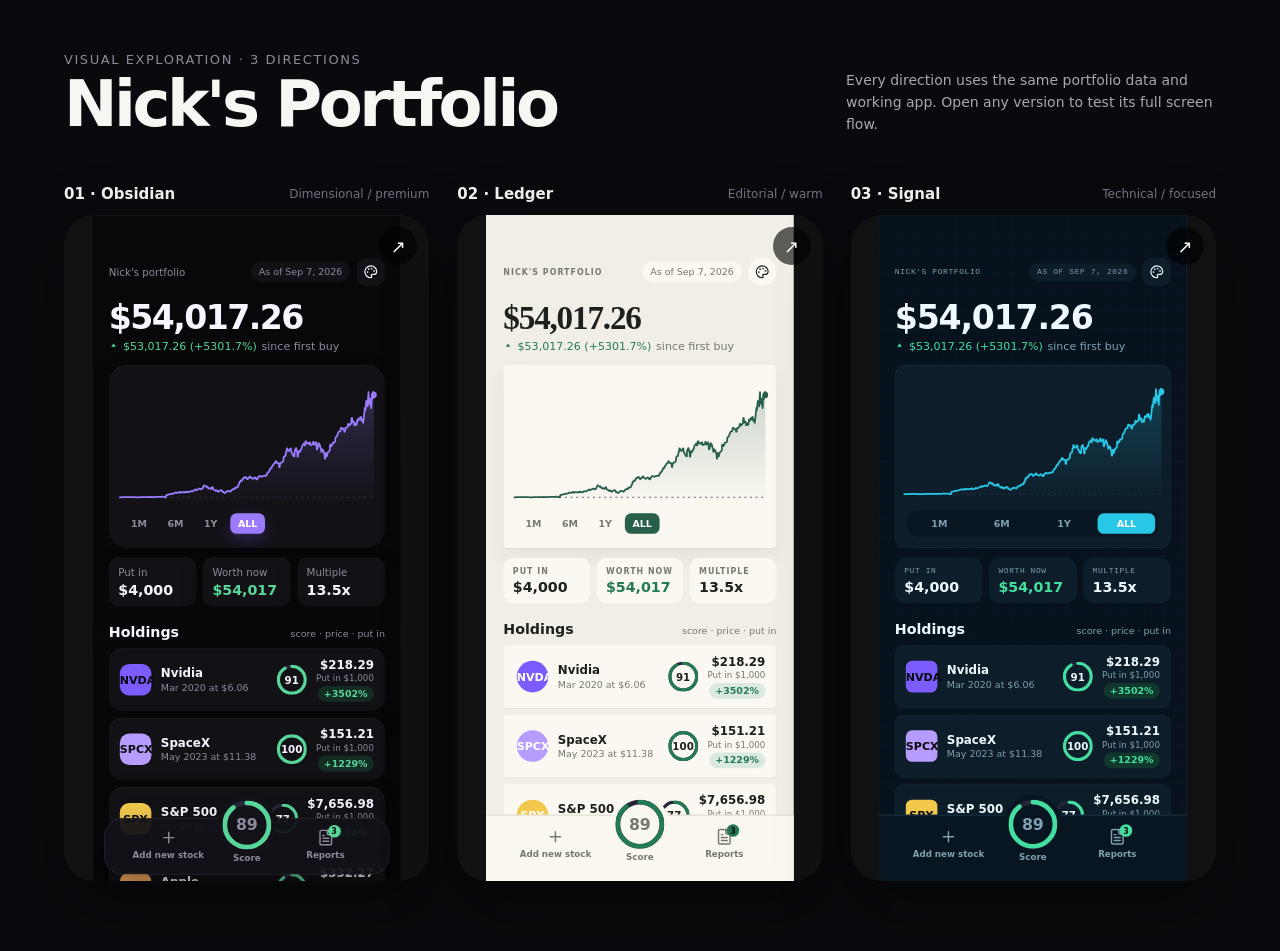
<file: ui-showcase.html>
<!doctype html>
<html lang="en">
<head>
<meta charset="utf-8">
<meta name="viewport" content="width=device-width,initial-scale=1">
<title>Nick's Portfolio · UI Directions</title>
<style>
:root{color-scheme:dark}*{box-sizing:border-box}body{margin:0;background:#090a0d;color:#f6f6f3;font-family:"Avenir Next",system-ui,sans-serif}header{padding:52px 5vw 26px;display:flex;align-items:end;justify-content:space-between;gap:28px}p{margin:0;color:#898d99;font-size:13px;letter-spacing:.12em;text-transform:uppercase}h1{margin:7px 0 0;font-size:clamp(34px,5vw,68px);line-height:.96;letter-spacing:-.055em}.hint{max-width:370px;color:#a6a9b1;font-size:14px;line-height:1.55;text-transform:none;letter-spacing:0}.gallery{display:grid;grid-template-columns:repeat(3,minmax(320px,1fr));gap:28px;padding:24px 5vw 70px}.option{min-width:0}.meta{display:flex;justify-content:space-between;align-items:center;margin-bottom:12px}.meta b{font-size:15px}.meta span{font-size:12px;color:#747986}.shell{position:relative;height:min(74vh,844px);min-height:620px;border-radius:30px;overflow:hidden;background:#111;box-shadow:0 24px 70px rgba(0,0,0,.4);transition:transform .7s cubic-bezier(.22,1,.36,1)}.shell:hover{transform:translateY(-7px)}iframe{width:390px;height:844px;border:0;display:block;transform-origin:top left}.open{position:absolute;right:12px;top:12px;width:38px;height:38px;border-radius:50%;display:grid;place-items:center;background:rgba(0,0,0,.62);color:#fff;text-decoration:none;font-size:18px;z-index:2}@media(max-width:1100px){.gallery{grid-template-columns:repeat(2,minmax(320px,1fr))}}@media(max-width:720px){header{align-items:start;flex-direction:column;padding-top:34px}.gallery{grid-template-columns:1fr;padding-left:16px;padding-right:16px}.shell{height:720px}}
</style>
</head>
<body>
<header><div><p>Visual exploration · 3 directions</p><h1>Nick's Portfolio</h1></div><div class="hint">Every direction uses the same portfolio data and working app. Open any version to test its full screen flow.</div></header>
<main class="gallery">
  <section class="option"><div class="meta"><b>01 · Obsidian</b><span>Dimensional / premium</span></div><div class="shell"><a class="open" href="index.html?ui=obsidian&fit" target="_blank" aria-label="Open Obsidian">↗</a><iframe title="Obsidian UI" src="index.html?ui=obsidian&fit"></iframe></div></section>
  <section class="option"><div class="meta"><b>02 · Ledger</b><span>Editorial / warm</span></div><div class="shell"><a class="open" href="index.html?ui=ledger&fit" target="_blank" aria-label="Open Ledger">↗</a><iframe title="Ledger UI" src="index.html?ui=ledger&fit"></iframe></div></section>
  <section class="option"><div class="meta"><b>03 · Signal</b><span>Technical / focused</span></div><div class="shell"><a class="open" href="index.html?ui=signal&fit" target="_blank" aria-label="Open Signal">↗</a><iframe title="Signal UI" src="index.html?ui=signal&fit"></iframe></div></section>
</main>
<script>function size(){document.querySelectorAll('.shell').forEach(s=>{const f=s.querySelector('iframe'),scale=Math.min(s.clientWidth/390,s.clientHeight/844);f.style.transform=`scale(${scale})`;f.style.marginLeft=`${(s.clientWidth-390*scale)/2}px`})}addEventListener('resize',size);size()</script>
</body>
</html>
</file>
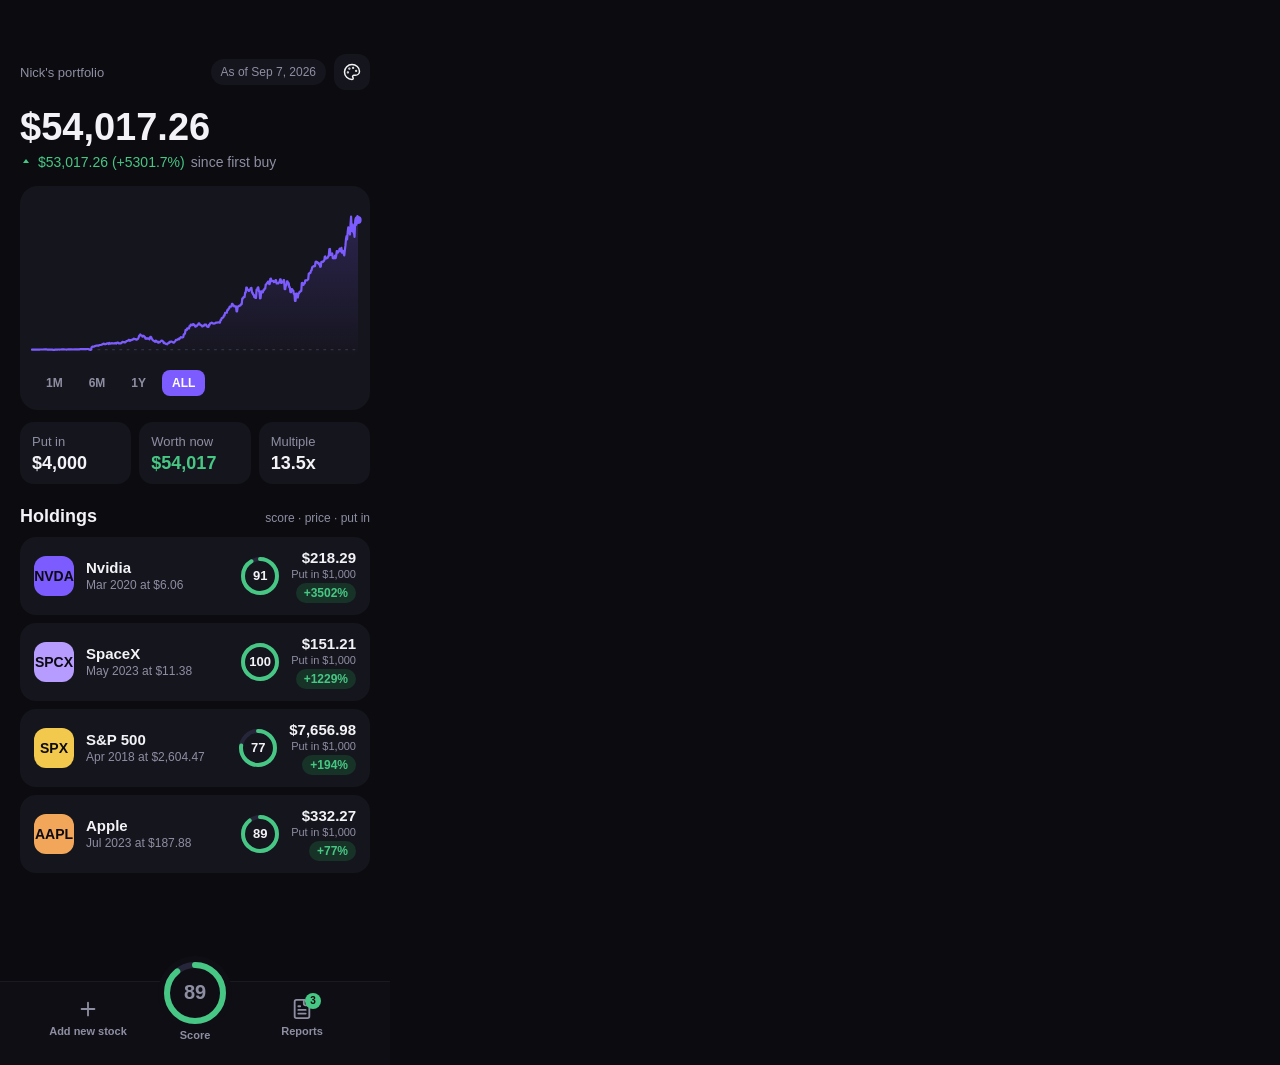
<file: reference/_tall.html>
<!doctype html>
<html lang="en"><head><meta charset="utf-8"><title>tall render</title>
<link rel="stylesheet" href="../styles.css">
<style>
  /* verification only: let the phone grow so the whole screen is visible in one screenshot */
  body{background:#0B0B10}.stage{padding:0;display:block;min-height:0}
  .phone{width:390px;height:auto;min-height:844px;border-radius:0;box-shadow:none}
  .screen{position:static;overflow:visible;height:auto}
  .tabbar{position:sticky;bottom:0}
</style></head>
<body><div class="stage"><div class="phone" id="phone"><main class="screen" id="screen"></main><nav class="tabbar" id="tabbar"></nav></div></div>
<script src="../data.js"></script><script src="../app.js"></script></body></html>
</file>
<file: styles.css>
/* Nick's Portfolio - dark, flat purple accent, phone-first */
:root{
  --bg:#0B0B10;
  --card:#15151D;
  --card-2:#1C1C27;
  --line:#26263A;
  --text:#F2F2F7;
  --muted:#8E8EA3;
  --accent:#7C5CFF;
  --accent-soft:#2A2350;
  --gain:#47C784;
  --gain-soft:#173327;
  --loss:#F0645A;
  --loss-soft:#3A1F1F;
  --radius:18px;
  --nav-h:84px;
  color-scheme:dark;
}
:root[data-theme="mint"],[data-theme="mint"]{--accent:#3DBF8A;--accent-soft:#163A2C}
:root[data-theme="sky"],[data-theme="sky"]{--accent:#4C9AFF;--accent-soft:#16294A}
:root[data-theme="amber"],[data-theme="amber"]{--accent:#F2A65A;--accent-soft:#3F2A14}
*{box-sizing:border-box}
html,body{margin:0;background:#050508;color:var(--text);font-family:-apple-system,BlinkMacSystemFont,"SF Pro Text","Helvetica Neue",Helvetica,Arial,sans-serif;-webkit-font-smoothing:antialiased}
button{font:inherit;color:inherit;background:none;border:0;padding:0;cursor:pointer}
a{color:inherit;text-decoration:none}
.tnum{font-variant-numeric:tabular-nums}

.stage{min-height:100dvh;display:grid;place-items:center;padding:24px}
.phone{position:relative;width:390px;height:844px;background:var(--bg);border-radius:44px;overflow:hidden;box-shadow:0 0 0 1px #1E1E28,0 40px 80px rgba(0,0,0,.6)}
body.fit{background:var(--bg)}body.fit .stage{padding:0;min-height:0;display:block}body.fit .phone{border-radius:0;box-shadow:none}
@media (max-width:420px){.stage{padding:0}.phone{width:100%;height:100dvh;border-radius:0;box-shadow:none}}

.screen{position:absolute;inset:0;overflow-y:auto;padding:54px 20px calc(var(--nav-h) + 16px);scrollbar-width:none}
.screen::-webkit-scrollbar{display:none}

/* header */
.eyebrow{font-size:13px;color:var(--muted);letter-spacing:0;margin:0 0 4px}
.h1{font-size:34px;font-weight:700;margin:0;line-height:1.05;text-wrap:balance}
.big{font-size:38px;font-weight:700;margin:0;line-height:1.05}
.delta{display:flex;align-items:center;gap:6px;font-size:14px;margin-top:6px}
.delta.up{color:var(--gain)}.delta.down{color:var(--loss)}
.delta .sub{color:var(--muted)}
.topbar{display:flex;align-items:center;justify-content:space-between;margin-bottom:18px}
.iconbtn{width:36px;height:36px;border-radius:12px;background:var(--card);display:grid;place-items:center;color:var(--text)}
.iconbtn svg{width:18px;height:18px}
.chip-date{font-size:12px;color:var(--muted);background:var(--card);padding:6px 10px;border-radius:999px}

/* cards */
.card{background:var(--card);border-radius:var(--radius);padding:16px;margin-top:16px}
.card.tight{padding:14px 16px}
.card-title{font-size:13px;color:var(--muted);margin:0 0 4px}
.card-value{font-size:22px;font-weight:700;margin:0}
.grid2{display:grid;grid-template-columns:1fr 1fr;gap:12px;margin-top:16px}
.grid2 .card{margin-top:0}

/* chart */
.chart{position:relative;height:150px;margin:8px -4px 0}
.chart svg{width:100%;height:100%;display:block;overflow:visible}
.ranges{display:flex;gap:6px;margin-top:12px}
.ranges button{font-size:12px;font-weight:600;padding:6px 10px;border-radius:8px;color:var(--muted)}
.ranges button.on{background:var(--accent);color:#fff}
.legend{display:flex;flex-wrap:wrap;gap:10px 14px;margin-top:10px;font-size:12px;color:var(--muted)}
.legend i{display:inline-block;width:8px;height:8px;border-radius:50%;margin-right:6px;vertical-align:1px}

/* holdings list */
.section{display:flex;align-items:baseline;justify-content:space-between;margin:22px 0 10px}
.section h2{font-size:18px;font-weight:700;margin:0}
.section span{font-size:12px;color:var(--muted)}
.row{display:flex;align-items:center;gap:12px;width:100%;text-align:left;padding:12px 14px;background:var(--card);border-radius:16px;margin-bottom:8px}
.row:active{background:var(--card-2)}
.tile{width:40px;height:40px;border-radius:12px;display:grid;place-items:center;font-weight:700;font-size:14px;color:#0B0B10;flex:none}
.row .name{font-size:15px;font-weight:600;margin:0;white-space:nowrap;overflow:hidden;text-overflow:ellipsis}
.row .meta{font-size:12px;color:var(--muted);margin:2px 0 0;white-space:nowrap;overflow:hidden;text-overflow:ellipsis}
.row > div:nth-child(2){min-width:0;flex:1}
.row .right{margin-left:auto;text-align:right}
.row .price{font-size:15px;font-weight:600;margin:0}
.row .putin{font-size:11px;color:var(--muted);margin:2px 0 0;white-space:nowrap}
.pill{display:inline-block;font-size:12px;font-weight:600;padding:3px 8px;border-radius:999px;margin-top:3px}
.pill.up{background:var(--gain-soft);color:var(--gain)}
.pill.down{background:var(--loss-soft);color:var(--loss)}

.rowscore{flex:none;margin-left:auto}
.row .right{margin-left:0}
.rowscore .ring .num{font-weight:700}

/* stat strip */
.stats{display:grid;grid-template-columns:1fr 1fr 1fr;gap:8px;margin-top:12px}
.stats > div{background:var(--card);border-radius:14px;padding:12px 12px 10px}
.stats .card-value{font-size:18px}

/* chips + tiers */
.chips{display:flex;flex-wrap:wrap;gap:6px;margin-top:10px}
.chips span{font-size:11px;font-weight:600;padding:4px 9px;border-radius:999px;background:var(--card-2);color:var(--muted);border:1px solid var(--line)}
.tier{display:inline-block;font-size:10px;font-weight:700;padding:2px 7px;border-radius:6px;vertical-align:2px;margin-left:4px}
.tier.top{background:var(--gain-soft);color:var(--gain)}
.tier.solid{background:var(--accent-soft);color:var(--accent)}
.tier.watch{background:#3A2F14;color:#F2C94C}
.tier.weak{background:var(--loss-soft);color:var(--loss)}
.tiers{display:flex;gap:6px;flex-wrap:wrap;margin-top:12px}
.tiers .tier{margin:0;font-size:11px;padding:4px 9px}
.rank{width:22px;font-size:13px;font-weight:700;color:var(--muted);text-align:center;flex:none}
.linkbtn{font-size:12px;font-weight:600;color:var(--accent)}
.body{font-size:13px;line-height:1.5;color:var(--text);margin:6px 0 0}
.body b{font-weight:700}

/* lots */
.lot{display:flex;justify-content:space-between;align-items:center;padding:9px 0;border-top:1px solid var(--line);font-size:13px}
.lot:first-of-type{border-top:0}
.lot > div{display:flex;flex-direction:column;gap:2px}
.lot .right{text-align:right}
.lot span{font-size:12px;color:var(--muted)}
.lot span.up{color:var(--gain)}.lot span.down{color:var(--loss)}
.up{color:var(--gain)}.down{color:var(--loss)}

/* exit range + analyst target bars */
.exitbar{margin-top:22px}
.exitbar .track{position:relative;height:10px;border-radius:5px;background:var(--line)}
.exitbar .track i{position:absolute;top:0;height:100%}
.exitbar .fair{background:var(--accent);opacity:.55;border-radius:5px}
.exitbar .opt{background:var(--gain);border-radius:0 5px 5px 0}
.exitbar b{position:absolute;top:-4px;width:18px;height:18px;margin-left:-9px;border-radius:50%;background:var(--text);border:3px solid var(--card)}
.exitbar b.mean{background:var(--accent)}
.exitbar b span{position:absolute;top:-20px;left:50%;transform:translateX(-50%);white-space:nowrap;font-size:10px;font-weight:600;color:var(--muted)}
.exitbar b.mean span{top:20px;color:var(--accent)}
.exitbar .ends{display:flex;justify-content:space-between;font-size:11px;color:var(--muted);margin-top:8px}
.legend-row{display:flex;gap:14px;flex-wrap:wrap;font-size:11px;color:var(--muted);margin-top:10px}
.sw{display:inline-block;width:10px;height:10px;border-radius:3px;margin-right:5px;vertical-align:-1px}
.sw.fair{background:var(--accent);opacity:.55}.sw.opt{background:var(--gain)}

/* reports */
.ep .tile{width:40px;height:40px;font-size:12px}
.new{display:inline-block;font-size:10px;font-weight:700;padding:1px 6px;border-radius:6px;background:var(--gain-soft);color:var(--gain);vertical-align:2px;margin-left:4px}
.player{display:flex;align-items:center;gap:12px;width:100%;text-align:left;padding:12px 14px;background:var(--accent-soft);border-radius:16px;margin-top:14px}
.player .play{width:40px;height:40px;border-radius:50%;background:var(--accent);color:#fff;display:grid;place-items:center;flex:none}
.player .play svg{width:16px;height:16px;margin-left:2px}
.player b{display:block;font-size:14px}
.player span:not(.play){font-size:12px;color:var(--muted)}
.badgewrap{position:relative;display:inline-block;width:22px;height:22px}
.badgewrap svg{width:22px;height:22px}
.badge{position:absolute;top:-5px;right:-8px;min-width:16px;height:16px;padding:0 4px;border-radius:8px;background:var(--gain);color:#0B0B10;font-size:10px;font-weight:700;font-style:normal;display:grid;place-items:center}

/* score ring */
.ring{position:relative;display:grid;place-items:center}
.ring svg{transform:rotate(-90deg)}
.ring .num{position:absolute;font-weight:700;letter-spacing:0}
.ring .lbl{position:absolute;font-size:12px;color:var(--muted);top:calc(50% + var(--lbl-off,14px))}
.bar{height:6px;background:var(--line);border-radius:3px;overflow:hidden;margin-top:8px}
.bar i{display:block;height:100%;background:var(--accent);border-radius:3px}
.kv{display:flex;justify-content:space-between;font-size:13px;color:var(--muted);margin-top:10px}
.kv b{color:var(--text);font-weight:600}
.note{font-size:12px;color:var(--muted);line-height:1.45;margin:12px 0 0}
.note b{color:var(--text)}

/* reports list */
.ep{display:flex;gap:12px;align-items:center;width:100%;text-align:left;padding:12px 14px;background:var(--card);border-radius:16px;margin-bottom:8px}
.ep .play{width:40px;height:40px;border-radius:50%;background:var(--accent-soft);color:var(--accent);display:grid;place-items:center;flex:none}
.ep .play svg{width:16px;height:16px;margin-left:2px}
.ep .t{font-size:14px;font-weight:600;margin:0;line-height:1.25}
.ep .m{font-size:12px;color:var(--muted);margin:3px 0 0}
.tags{display:flex;gap:6px;margin-top:6px}
.tags span{font-size:10px;font-weight:600;padding:2px 6px;border-radius:6px;background:var(--card-2);color:var(--muted)}

/* form */
.field{margin-top:14px}
.field label{display:block;font-size:12px;color:var(--muted);margin-bottom:6px}
.field input{width:100%;background:var(--card);border:1px solid transparent;border-radius:14px;padding:14px;color:var(--text);font-size:16px}
.field input:focus{outline:none;border-color:var(--accent)}
.field input::placeholder{color:#5D5D72}
.hint{font-size:12px;color:var(--muted);margin-top:8px}
.btn{display:block;width:100%;padding:16px;border-radius:16px;background:var(--accent);color:#fff;font-weight:700;font-size:16px;text-align:center;margin-top:22px}
.btn.ghost{background:var(--card);color:var(--text);margin-top:16px}

/* tab bar */
.tabbar{position:absolute;left:0;right:0;bottom:0;height:var(--nav-h);background:#0E0E14;border-top:1px solid #1A1A24;display:grid;grid-template-columns:1fr auto 1fr;align-items:start;padding:10px 12px 0}
.tab{display:flex;flex-direction:column;align-items:center;gap:5px;font-size:11px;font-weight:600;color:var(--muted);padding:6px 4px}
.tab > svg{width:22px;height:22px}
.tab.on{color:var(--text)}
.tab.score{margin-top:-30px;padding:0}
.tab.score .ring{width:62px;height:62px;border-radius:50%;background:#0E0E14;box-shadow:0 0 0 6px #0E0E14}
.tab.score .num{font-size:20px}

/* toast */
.toast{position:absolute;left:20px;right:20px;bottom:calc(var(--nav-h) + 12px);background:var(--card-2);color:var(--text);padding:12px 14px;border-radius:14px;font-size:14px;text-align:center;opacity:0;transform:translateY(8px);transition:opacity .18s ease-out,transform .18s ease-out;pointer-events:none}
.toast.show{opacity:1;transform:none}

@media (prefers-reduced-motion:reduce){*{transition:none!important}}
</file>
<file: ui-variants.css>
/* Three visual directions for the same product. Selected with ?ui=obsidian|ledger|signal. */
html[data-ui]{--motion:cubic-bezier(.22,1,.36,1)}
html[data-ui] body,html[data-ui] button,html[data-ui] input{font-family:"Avenir Next","SF Pro Display",system-ui,sans-serif}
html[data-ui] .phone{transition:background .7s var(--motion),box-shadow .7s var(--motion)}
html[data-ui] .card,html[data-ui] .row,html[data-ui] .ep,html[data-ui] .player,html[data-ui] .iconbtn,html[data-ui] .stats>div{transition:transform .55s var(--motion),background .55s var(--motion),box-shadow .55s var(--motion)}
html[data-ui] .row:hover,html[data-ui] .ep:hover{transform:translateY(-2px)}
html[data-ui] .screen>*{animation:ui-enter .72s var(--motion) both}
html[data-ui] .screen>*:nth-child(2){animation-delay:.04s}
html[data-ui] .screen>*:nth-child(3){animation-delay:.08s}
html[data-ui] .screen>*:nth-child(4){animation-delay:.12s}
@keyframes ui-enter{from{opacity:0;transform:translateY(12px)}to{opacity:1;transform:none}}

/* Obsidian: black glass, restrained violet, dimensional cards. */
html[data-ui="obsidian"]{
  --bg:#08080b;--card:#121216;--card-2:#19191f;--line:#292832;--text:#f7f5ff;--muted:#8d8a9b;
  --accent:#9b7cff;--accent-soft:#28203f;--gain:#57d69a;--gain-soft:#142d23;--loss:#ff766f;--loss-soft:#351b1c;
}
html[data-ui="obsidian"] body{background:radial-gradient(circle at 50% 15%,#1b1530 0,#08080b 38%,#030304 100%)}
html[data-ui="obsidian"] .phone{box-shadow:0 0 0 1px rgba(255,255,255,.12),0 45px 100px rgba(0,0,0,.72),inset 0 1px rgba(255,255,255,.06)}
html[data-ui="obsidian"] .card,html[data-ui="obsidian"] .row,html[data-ui="obsidian"] .ep,html[data-ui="obsidian"] .stats>div{box-shadow:inset 0 1px rgba(255,255,255,.055),0 12px 32px rgba(0,0,0,.16)}
html[data-ui="obsidian"] .card{border-radius:24px;padding:18px}
html[data-ui="obsidian"] .row,html[data-ui="obsidian"] .ep{border-radius:18px}
html[data-ui="obsidian"] .h1{font-size:37px;letter-spacing:-1.7px}
html[data-ui="obsidian"] .big{font-size:42px;letter-spacing:-2px}
html[data-ui="obsidian"] .tabbar{left:14px;right:14px;bottom:12px;height:72px;border:1px solid rgba(255,255,255,.08);border-radius:24px;background:rgba(18,18,24,.94);padding-top:7px;box-shadow:0 18px 40px rgba(0,0,0,.42)}
html[data-ui="obsidian"] .tab.score .ring{background:#121218;box-shadow:0 0 0 6px #121218}
html[data-ui="obsidian"] .ranges button.on{box-shadow:0 7px 18px rgba(124,92,255,.25)}

/* Ledger: warm paper, editorial contrast, clear wealth-report hierarchy. */
html[data-ui="ledger"]{
  --bg:#f1eee6;--card:#fbf8f1;--card-2:#e8e3d8;--line:#d8d1c3;--text:#1d211d;--muted:#77786f;
  --accent:#285f4b;--accent-soft:#dce8df;--gain:#247a54;--gain-soft:#dbeade;--loss:#b44c3f;--loss-soft:#f1ddd7;color-scheme:light;
}
html[data-ui="ledger"] body{background:#d8d3c8;background-image:radial-gradient(rgba(42,52,44,.08) .6px,transparent .6px);background-size:5px 5px}
html[data-ui="ledger"] .phone{box-shadow:0 0 0 1px rgba(47,47,38,.16),0 42px 90px rgba(56,48,34,.28);background:var(--bg)}
html[data-ui="ledger"] .screen{padding-left:22px;padding-right:22px}
html[data-ui="ledger"] .eyebrow,html[data-ui="ledger"] .card-title{text-transform:uppercase;letter-spacing:.13em;font-size:10px;font-weight:700}
html[data-ui="ledger"] .h1,html[data-ui="ledger"] .big{font-family:Iowan Old Style,"Baskerville",Georgia,serif;font-weight:600;letter-spacing:-1.5px}
html[data-ui="ledger"] .h1{font-size:39px}.big{font-size:42px}
html[data-ui="ledger"] .card{border-radius:5px;padding:18px;box-shadow:0 1px 0 rgba(48,45,34,.08),0 12px 28px rgba(65,54,36,.06)}
html[data-ui="ledger"] .row,html[data-ui="ledger"] .ep{border-radius:5px;border-left:3px solid transparent;box-shadow:0 1px 0 rgba(48,45,34,.07)}
html[data-ui="ledger"] .row:hover,html[data-ui="ledger"] .ep:hover{border-left-color:var(--accent)}
html[data-ui="ledger"] .tile{border-radius:50%;color:#fff!important}
html[data-ui="ledger"] .chip-date,html[data-ui="ledger"] .iconbtn{border-radius:999px}
html[data-ui="ledger"] .tabbar{background:#faf7ef;border-top:1px solid #d5cfc2}
html[data-ui="ledger"] .tab.score .ring{background:#faf7ef;box-shadow:0 0 0 6px #faf7ef}
html[data-ui="ledger"] .field input{color:var(--text);border-color:var(--line)}

/* Signal: cool navy terminal, cyan accents, compact data rhythm. */
html[data-ui="signal"]{
  --bg:#07121d;--card:#0d1d2a;--card-2:#122838;--line:#1d3a4d;--text:#eefaff;--muted:#7ea0b2;
  --accent:#28c7e6;--accent-soft:#103947;--gain:#42dfa0;--gain-soft:#10382d;--loss:#ff6f78;--loss-soft:#3a1921;
}
html[data-ui="signal"] body{background:radial-gradient(circle at 50% 10%,#123146 0,#06101a 42%,#03090f 100%)}
html[data-ui="signal"] .phone{box-shadow:0 0 0 1px #214357,0 0 70px rgba(40,199,230,.13),0 40px 90px rgba(0,0,0,.62)}
html[data-ui="signal"] .screen{background-image:linear-gradient(rgba(40,199,230,.025) 1px,transparent 1px),linear-gradient(90deg,rgba(40,199,230,.02) 1px,transparent 1px);background-size:24px 24px}
html[data-ui="signal"] .h1,html[data-ui="signal"] .big{letter-spacing:-1.5px}
html[data-ui="signal"] .eyebrow,html[data-ui="signal"] .card-title,html[data-ui="signal"] .chip-date{font-family:"SFMono-Regular",Menlo,monospace;text-transform:uppercase;letter-spacing:.08em;font-size:10px}
html[data-ui="signal"] .card{border-radius:14px;box-shadow:inset 0 0 0 1px rgba(75,205,231,.08)}
html[data-ui="signal"] .row,html[data-ui="signal"] .ep{border-radius:12px;box-shadow:inset 0 0 0 1px rgba(75,205,231,.06)}
html[data-ui="signal"] .tile{border-radius:8px}
html[data-ui="signal"] .ranges{padding:4px;background:#091722;border-radius:12px}
html[data-ui="signal"] .ranges button{flex:1}
html[data-ui="signal"] .tabbar{background:#081621;border-top-color:#1d3a4d}
html[data-ui="signal"] .tab.score .ring{background:#081621;box-shadow:0 0 0 6px #081621}
html[data-ui="signal"] .bar{height:4px}

@media(max-width:420px){html[data-ui="obsidian"] .tabbar{bottom:8px}}
@media(prefers-reduced-motion:reduce){html[data-ui] .screen>*{animation:none}}
</file>
